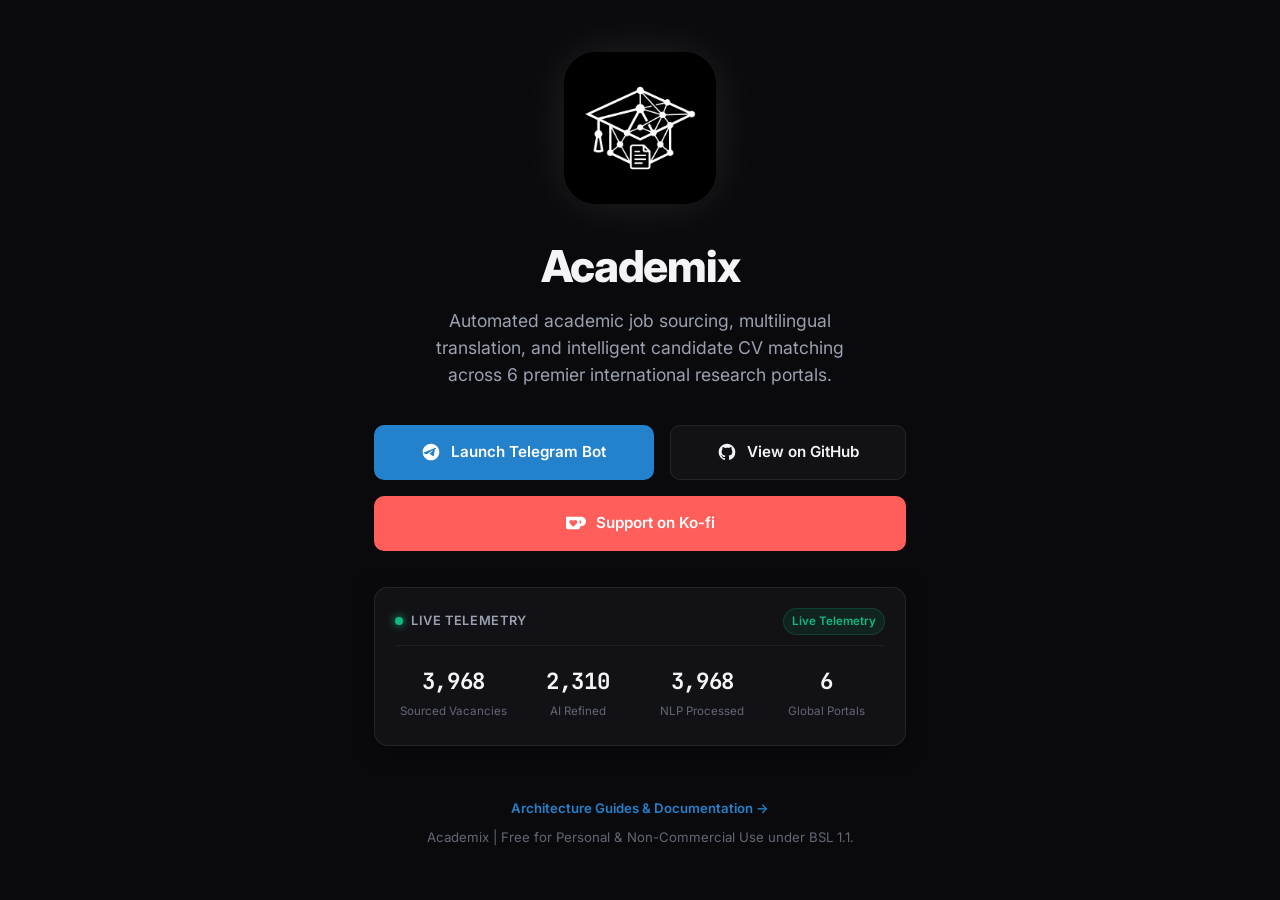
<file: docs/index.html>
<!DOCTYPE html>
<html lang="en" prefix="og: https://ogp.me/ns#">

<head>
  <meta charset="UTF-8">
  <meta name="viewport" content="width=device-width, initial-scale=1.0">
  
  <!-- Primary Search Engine Meta Tags -->
  <title>Academix — Automated Academic Job Sourcing, Translation & CV Matching</title>
  <meta name="title" content="Academix — Automated Academic Job Sourcing, Translation & CV Matching">
  <meta name="description"
    content="Automated academic job sourcing, metadata refinement, and CV matching platform. Aggregates PhD and Postdoc listings across 6 portals with local NLLB-200 translation and semantic matching.">
  <meta name="keywords"
    content="academic job tracker, phd job crawler, postdoc job search, euraxess scraper, academictransfer, nature careers scraper, researchgate jobs, cv parsing academia, academic matching algorithm, nllb 200 translation, ollama academic metadata, self hosted academic job board">
  <meta name="author" content="drLacheheb">
  <meta name="robots" content="index, follow, max-image-preview:large, max-snippet:-1, max-video-preview:-1">
  <meta name="googlebot" content="index, follow, max-snippet:-1, max-image-preview:large, max-video-preview:-1">
  <meta name="bingbot" content="index, follow, max-snippet:-1, max-image-preview:large, max-video-preview:-1">
  <meta name="theme-color" content="#0a0a0c">
  <link rel="canonical" href="https://drLacheheb.github.io/academix/">

  <!-- Favicons -->
  <link rel="icon" type="image/png" href="assets/logo.png">
  <link rel="apple-touch-icon" href="assets/logo.png">

  <!-- Open Graph / Facebook / LinkedIn / Discord -->
  <meta property="og:type" content="website">
  <meta property="og:url" content="https://drLacheheb.github.io/academix/">
  <meta property="og:title" content="Academix — Automated Academic Job Sourcing & Intelligent CV Matching">
  <meta property="og:description"
    content="Discover PhD, Postdoc, and Research positions across 6 European & global portals with local NLLB-200 translation, structured LLM extraction, and semantic vector matching.">
  <meta property="og:image" content="https://drLacheheb.github.io/academix/assets/logo.png">
  <meta property="og:image:alt" content="Academix - Academic Job Sourcing & CV Matching Logo">
  <meta property="og:site_name" content="Academix">
  <meta property="og:locale" content="en_US">

  <!-- Twitter Card -->
  <meta name="twitter:card" content="summary_large_image">
  <meta name="twitter:url" content="https://drLacheheb.github.io/academix/">
  <meta name="twitter:title" content="Academix — Automated Academic Job Sourcing & CV Matching">
  <meta name="twitter:description"
    content="Automated academic job aggregation across 6 portals with local AI translation and intelligent CV matching.">
  <meta name="twitter:image" content="https://drLacheheb.github.io/academix/assets/logo.png">

  <!-- JSON-LD Multi-Entity Structured Data (SoftwareApplication + FAQPage) -->
  <script type="application/ld+json">
  {
    "@context": "https://schema.org",
    "@graph": [
      {
        "@type": "SoftwareApplication",
        "@id": "https://drLacheheb.github.io/academix/#software",
        "name": "Academix",
        "alternateName": ["Academix Sourcing", "Academix Academic Matcher", "Academix Telegram Bot"],
        "headline": "Automated Academic Job Sourcing, Translation & Candidate CV Matching",
        "operatingSystem": "Linux, macOS, Windows, Docker",
        "applicationCategory": "BusinessApplication, EducationalApplication, ProductivityApplication",
        "offers": {
          "@type": "Offer",
          "price": "0",
          "priceCurrency": "USD"
        },
        "description": "Academix is an open-source, self-hosted academic recruiting and sourcing pipeline. It automatically discovers and aggregates PhD, postdoc, and faculty openings from 6 premier platforms, translates multilingual descriptions using local NLLB-200 CTranslate2 models, extracts structured competencies with Ollama and Instructor, and matches candidate CVs using hierarchical degree gating and asymmetric vector similarity pooling.",
        "url": "https://drLacheheb.github.io/academix/",
        "image": "https://drLacheheb.github.io/academix/assets/logo.png",
        "softwareVersion": "1.0.0",
        "author": {
          "@type": "Person",
          "name": "drLacheheb",
          "url": "https://github.com/drLacheheb"
        },
        "keywords": "academic job board, phd recruitment, postdoc crawler, euraxess scraper, academictransfer, cv matching, nllb 200 translation, nomic embeddings, self hosted academic platform",
        "featureList": [
          "Automated full-scroll crawling across 6 academic portals (EURAXESS, AcademicTransfer, ABG, Nature Careers, ResearchGate, EuroScienceJobs)",
          "Local Neural Machine Translation with CTranslate2 NLLB-200 and Sentencex segmentation",
          "Structured research profile extraction using Ollama LLMs and Instructor",
          "Multi-vector semantic similarity using nomic-embed-text-v1.5",
          "Hierarchical degree level eligibility verification (PhD >= Master >= Bachelor)",
          "Semantic degree field compatibility gating (0.71 cosine threshold)",
          "Asymmetric Max-Dominance score pooling (0.70 * max + 0.30 * min)",
          "Automated natural language match reason explanations for candidates",
          "Telegram Bot for candidate onboarding, CV PDF upload, and instant notifications"
        ]
      },
      {
        "@type": "FAQPage",
        "@id": "https://drLacheheb.github.io/academix/#faq",
        "mainEntity": [
          {
            "@type": "Question",
            "name": "What is Academix?",
            "acceptedAnswer": {
              "@type": "Answer",
              "text": "Academix is an automated, self-hosted platform that aggregates academic job offers (PhDs, postdocs, faculty roles) from major international portals, translates them locally, extracts structured requirements with local LLMs, and matches them to candidate research profiles."
            }
          },
          {
            "@type": "Question",
            "name": "Which job boards does Academix support?",
            "acceptedAnswer": {
              "@type": "Answer",
              "text": "Academix connects to EURAXESS, AcademicTransfer, Association Bernard Gregory (ABG), Nature Careers, ResearchGate, and EuroScienceJobs, covering over 20,000 active academic listings across Europe and globally."
            }
          },
          {
            "@type": "Question",
            "name": "How does the Academix matching algorithm work?",
            "acceptedAnswer": {
              "@type": "Answer",
              "text": "The matching engine uses a four-step funnel: 1) Hierarchical degree verification, 2) Semantic degree field compatibility check (0.71 cosine threshold), 3) Pre-computed skill and research embedding dot products, and 4) Asymmetric Max-Dominance pooling (0.70 * max + 0.30 * min) with LLM-generated match explanations."
            }
          },
          {
            "@type": "Question",
            "name": "How does Academix handle non-English listings?",
            "acceptedAnswer": {
              "@type": "Answer",
              "text": "Academix includes a local CTranslate2 NLLB-200 engine that splits listings into paragraphs and sentences, detects languages with Lingua in sub-milliseconds, and translates French, German, Dutch, and other languages to English while preserving markdown formatting."
            }
          }
        ]
      }
    ]
  }
  </script>

  <!-- Performance & Typography Preconnect -->
  <link rel="dns-prefetch" href="https://fonts.googleapis.com">
  <link rel="dns-prefetch" href="https://fonts.gstatic.com">
  <link rel="preconnect" href="https://fonts.googleapis.com">
  <link rel="preconnect" href="https://fonts.gstatic.com" crossorigin>
  <link
    href="https://fonts.googleapis.com/css2?family=Inter:wght@400;500;600;700;800&family=JetBrains+Mono:wght@400;500;600&display=swap"
    rel="stylesheet">
  <link rel="stylesheet" href="style.css">
</head>

<body>

  <div class="page-wrapper">
    <main class="hero">
      <div class="logo-wrapper">
        <img src="assets/logo.png" alt="Academix Logo - Automated Academic Job Sourcing & Matching" class="hero-logo" width="108" height="108">
      </div>

      <h1>Academix</h1>
      <p class="subtitle">
        Automated academic job sourcing, multilingual translation, and intelligent candidate CV matching across 6 premier international research portals.
      </p>

      <div class="cta-group">
        <a href="https://t.me/AcadamixBot" class="btn btn-primary" target="_blank" rel="noopener noreferrer" aria-label="Start with Academix Telegram Bot">
          <svg width="20" height="20" viewBox="0 0 24 24" fill="currentColor" aria-hidden="true">
            <path
              d="M12 2C6.48 2 2 6.48 2 12s4.48 10 10 10 10-4.48 10-10S17.52 2 12 2zm4.64 6.8c-.15 1.58-.8 5.42-1.13 7.19-.14.75-.42 1-.68 1.03-.58.05-1.02-.38-1.58-.75-.88-.58-1.38-.94-2.23-1.5-.99-.65-.35-1.01.22-1.59.15-.15 2.71-2.48 2.76-2.69.01-.03.01-.14-.07-.19-.08-.05-.19-.02-.27 0-.12.03-1.99 1.27-5.62 3.72-.53.36-1.01.54-1.44.53-.47-.01-1.38-.27-2.05-.49-.83-.27-1.49-.42-1.43-.88.03-.24.37-.49 1.02-.75 3.99-1.74 6.66-2.88 8.01-3.44 3.81-1.59 4.6-1.87 5.12-1.88.11 0 .37.03.54.17.14.12.18.28.2.45-.02.07-.02.13-.03.22z" />
          </svg>
          <span>Launch Telegram Bot</span>
        </a>

        <a href="https://github.com/drLacheheb/academix" class="btn btn-secondary" target="_blank"
          rel="noopener noreferrer" aria-label="View Academix Open Source Repository on GitHub">
          <svg width="20" height="20" viewBox="0 0 24 24" fill="currentColor" aria-hidden="true">
            <path fill-rule="evenodd" clip-rule="evenodd"
              d="M12 2C6.477 2 2 6.484 2 12.017c0 4.425 2.865 8.18 6.839 9.504.5.092.682-.217.682-.483 0-.237-.008-.868-.013-1.703-2.782.605-3.369-1.343-3.369-1.343-.454-1.158-1.11-1.466-1.11-1.466-.908-.62.069-.608.069-.608 1.003.07 1.53 1.032 1.53 1.032.892 1.53 2.341 1.088 2.91.832.092-.647.35-1.088.636-1.338-2.22-.253-4.555-1.113-4.555-4.951 0-1.093.39-1.988 1.029-2.688-.103-.253-.446-1.272.098-2.65 0 0 .84-.27 2.75 1.026A9.564 9.564 0 0112 6.844c.85.004 1.705.115 2.504.337 1.909-1.296 2.747-1.027 2.747-1.027.546 1.379.202 2.398.1 2.651.64.7 1.028 1.595 1.028 2.688 0 3.848-2.339 4.695-4.566 4.943.359.309.678.92.678 1.855 0 1.338-.012 2.419-.012 2.747 0 .268.18.58.688.482A10.019 10.019 0 0022 12.017C22 6.484 17.522 2 12 2z" />
          </svg>
          <span>View on GitHub</span>
        </a>

        <a href="https://ko-fi.com/drlacheheb" class="btn btn-kofi" target="_blank"
          rel="noopener noreferrer" aria-label="Support Academix on Ko-fi">
          <svg width="20" height="20" viewBox="0 0 24 24" fill="currentColor" aria-hidden="true">
            <path d="M23.881 8.948c-.773-4.085-4.859-4.593-4.859-4.593H.723c-.604 0-.679.798-.679.798s-.082 7.324-.022 11.822c.164 2.424 2.586 2.672 2.586 2.672s8.267-.023 11.966-.049c2.438-.426 2.683-2.566 2.658-3.734 4.352.24 7.422-2.831 6.649-6.916zm-11.062 3.511c-1.246 1.453-4.047 3.977-4.047 3.977s-2.793-2.516-4.043-3.977c-1.458-1.706-.525-4.086 1.541-4.086 1.41 0 2.502 1.053 2.502 1.053s1.093-1.053 2.508-1.053c2.063 0 2.994 2.38 1.539 4.086zm5.836-1.583c-.496 2.05-2.261 2.308-2.261 2.308v-4.63s1.765.272 2.261 2.322z"/>
          </svg>
          <span>Support on Ko-fi</span>
        </a>
      </div>

      <!-- Live Telemetry Widget -->
      <section class="telemetry-card" aria-label="Real-time Platform Statistics">
        <div class="telemetry-header">
          <span class="pulse-indicator" aria-hidden="true"></span>
          <span class="telemetry-title">Live Telemetry</span>
          <span class="telemetry-badge" id="telemetry-status">Connecting...</span>
        </div>
        <div class="telemetry-grid">
          <div class="telemetry-item">
            <span class="telemetry-value" id="stat-total-jobs">3,968</span>
            <span class="telemetry-label">Sourced Vacancies</span>
          </div>
          <div class="telemetry-item">
            <span class="telemetry-value" id="stat-refined-jobs">2,310</span>
            <span class="telemetry-label">AI Refined</span>
          </div>
          <div class="telemetry-item">
            <span class="telemetry-value" id="stat-translated-jobs">3,968</span>
            <span class="telemetry-label">NLP Processed</span>
          </div>
          <div class="telemetry-item">
            <span class="telemetry-value" id="stat-active-portals">6</span>
            <span class="telemetry-label">Global Portals</span>
          </div>
        </div>
      </section>
    </main>

    <footer>
      <p style="margin-bottom: 0.5rem;"><a href="blog/">Architecture Guides & Documentation &rarr;</a></p>
      <p>Academix | Free for Personal & Non-Commercial Use under BSL 1.1.</p>
    </footer>
  </div>

  <script>
    (function () {
      async function fetchLiveStats() {
        try {
          const res = await fetch("https://academix-production-1c37.up.railway.app/status");
          if (res.ok) {
            const data = await res.json();
            if (data.total_jobs !== undefined) {
              document.getElementById("stat-total-jobs").textContent = Number(data.total_jobs).toLocaleString();
            }
            if (data.completed_refinement !== undefined) {
              document.getElementById("stat-refined-jobs").textContent = Number(data.completed_refinement).toLocaleString();
            }
            const totalTrans = (data.completed_translation || 0) + (data.skipped_translation || 0);
            if (totalTrans > 0) {
              document.getElementById("stat-translated-jobs").textContent = Number(totalTrans).toLocaleString();
            }
            document.getElementById("telemetry-status").textContent = "Operational • 100%";
          }
        } catch (err) {
          document.getElementById("telemetry-status").textContent = "Live Telemetry";
        }
      }
      fetchLiveStats();
    })();
  </script>
</body>

</html>
</file>
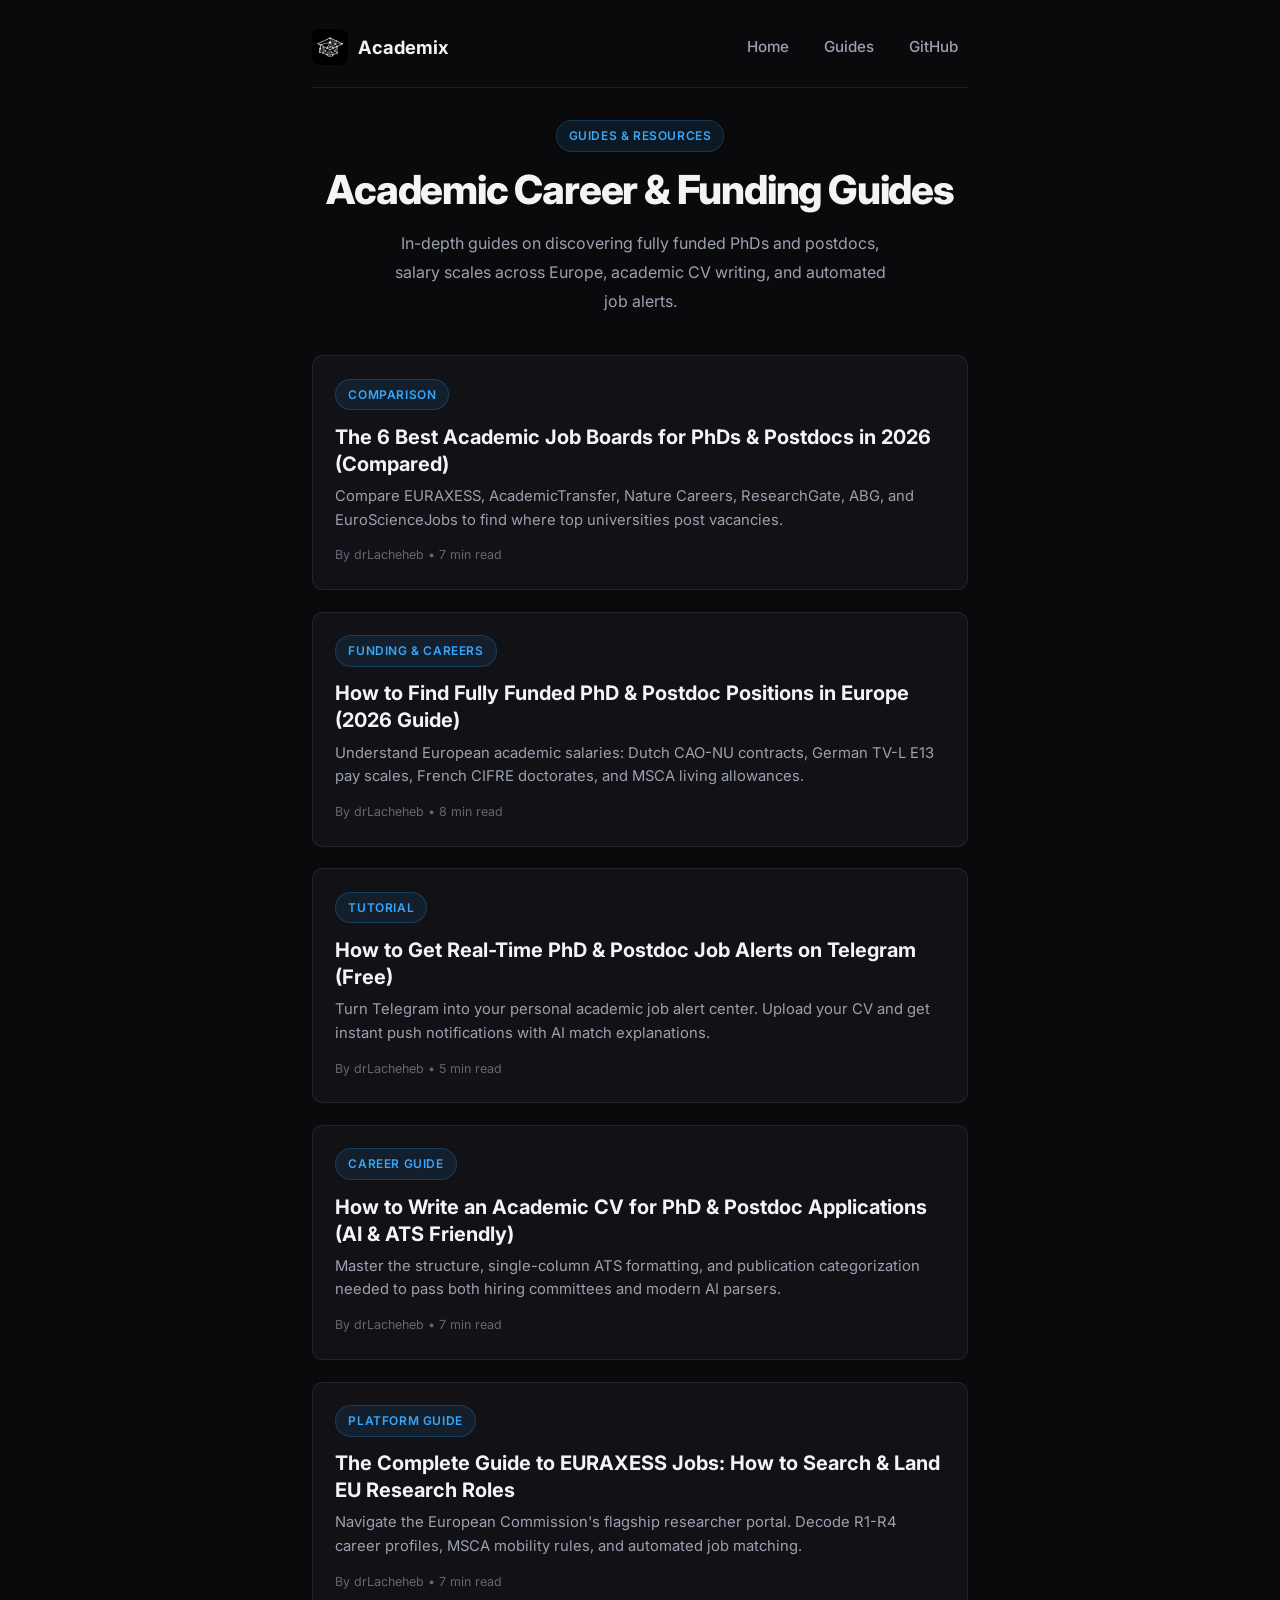
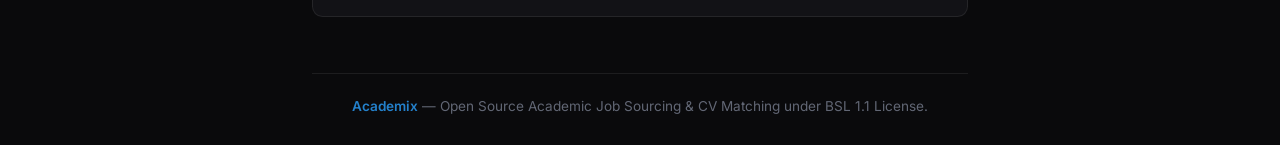
<file: docs/blog/index.html>
<!DOCTYPE html>
<html lang="en" prefix="og: https://ogp.me/ns#">

<head>
  <meta charset="UTF-8">
  <meta name="viewport" content="width=device-width, initial-scale=1.0">

  <!-- Primary Meta Tags -->
  <title>Academic Careers, Funding & Job Search Guides — Academix Blog</title>
  <meta name="title" content="Academic Careers, Funding & Job Search Guides — Academix Blog">
  <meta name="description"
    content="Authoritative guides on finding fully funded PhD & Postdoc positions in Europe, comparing academic job boards, academic CV writing, and getting real-time alerts.">
  <meta name="keywords"
    content="academic job boards guide, fully funded phd europe, euraxess jobs guide, academic cv format, postdoc salary europe, academix blog">
  <meta name="author" content="drLacheheb">
  <meta name="robots" content="index, follow, max-image-preview:large, max-snippet:-1, max-video-preview:-1">
  <link rel="canonical" href="https://drLacheheb.github.io/academix/blog/">

  <!-- Favicons -->
  <link rel="icon" type="image/png" href="../assets/logo.png">
  <link rel="apple-touch-icon" href="../assets/logo.png">

  <!-- Open Graph -->
  <meta property="og:type" content="website">
  <meta property="og:url" content="https://drLacheheb.github.io/academix/blog/">
  <meta property="og:title" content="Academic Careers, Funding & Job Search Guides — Academix Blog">
  <meta property="og:description"
    content="Authoritative guides on finding funded PhD & Postdoc positions in Europe, comparing academic job boards, and CV preparation.">
  <meta property="og:image" content="https://drLacheheb.github.io/academix/assets/logo.png">
  <meta property="og:site_name" content="Academix">

  <!-- Twitter Card -->
  <meta name="twitter:card" content="summary_large_image">
  <meta name="twitter:url" content="https://drLacheheb.github.io/academix/blog/">
  <meta name="twitter:title" content="Academic Careers & Job Search Guides — Academix">
  <meta name="twitter:description"
    content="Authoritative guides on finding funded PhD & Postdoc positions in Europe, comparing academic job boards, and CV preparation.">
  <meta name="twitter:image" content="https://drLacheheb.github.io/academix/assets/logo.png">

  <!-- Schema.org JSON-LD Structured Data -->
  <script type="application/ld+json">
  {
    "@context": "https://schema.org",
    "@type": "CollectionPage",
    "@id": "https://drLacheheb.github.io/academix/blog/#hub",
    "name": "Academix Guides & Blog",
    "description": "Comprehensive resources for researchers seeking fully funded PhD and Postdoc positions across Europe and globally.",
    "url": "https://drLacheheb.github.io/academix/blog/",
    "publisher": {
      "@type": "Organization",
      "name": "Academix",
      "logo": {
        "@type": "ImageObject",
        "url": "https://drLacheheb.github.io/academix/assets/logo.png"
      }
    }
  }
  </script>

  <!-- Typography & Styles -->
  <link rel="preconnect" href="https://fonts.googleapis.com">
  <link rel="preconnect" href="https://fonts.gstatic.com" crossorigin>
  <link
    href="https://fonts.googleapis.com/css2?family=Inter:wght@400;500;600;700;800&family=JetBrains+Mono:wght@400;500;600&display=swap"
    rel="stylesheet">
  <link rel="stylesheet" href="style.css">
</head>

<body>

  <div class="blog-wrapper">
    <nav class="blog-nav">
      <a href="../" class="nav-brand">
        <img src="../assets/logo.png" alt="Academix Logo" class="nav-logo" width="32" height="32">
        <span>Academix</span>
      </a>
      <div class="nav-links">
        <a href="../" class="nav-link">Home</a>
        <a href="./" class="nav-link">Guides</a>
        <a href="https://github.com/drLacheheb/academix" class="nav-link" target="_blank" rel="noopener">GitHub</a>
      </div>
    </nav>

    <main>
      <header class="article-header" style="text-align: center;">
        <span class="badge">Guides & Resources</span>
        <h1 class="article-title">Academic Career & Funding Guides</h1>
        <p style="color: var(--text-secondary); max-width: 32rem; margin: 0 auto;">
          In-depth guides on discovering fully funded PhDs and postdocs, salary scales across Europe, academic CV writing, and automated job alerts.
        </p>
      </header>

      <div class="posts-grid">
        <a href="best-academic-job-boards/" class="post-card">
          <span class="badge">Comparison</span>
          <h2 class="post-card-title">The 6 Best Academic Job Boards for PhDs & Postdocs in 2026 (Compared)</h2>
          <p class="post-card-desc">
            Compare EURAXESS, AcademicTransfer, Nature Careers, ResearchGate, ABG, and EuroScienceJobs to find where top universities post vacancies.
          </p>
          <div class="post-card-meta">By drLacheheb • 7 min read</div>
        </a>

        <a href="find-fully-funded-phd-europe/" class="post-card">
          <span class="badge">Funding & Careers</span>
          <h2 class="post-card-title">How to Find Fully Funded PhD & Postdoc Positions in Europe (2026 Guide)</h2>
          <p class="post-card-desc">
            Understand European academic salaries: Dutch CAO-NU contracts, German TV-L E13 pay scales, French CIFRE doctorates, and MSCA living allowances.
          </p>
          <div class="post-card-meta">By drLacheheb • 8 min read</div>
        </a>

        <a href="telegram-phd-postdoc-alerts/" class="post-card">
          <span class="badge">Tutorial</span>
          <h2 class="post-card-title">How to Get Real-Time PhD & Postdoc Job Alerts on Telegram (Free)</h2>
          <p class="post-card-desc">
            Turn Telegram into your personal academic job alert center. Upload your CV and get instant push notifications with AI match explanations.
          </p>
          <div class="post-card-meta">By drLacheheb • 5 min read</div>
        </a>

        <a href="academic-cv-for-phd-postdoc/" class="post-card">
          <span class="badge">Career Guide</span>
          <h2 class="post-card-title">How to Write an Academic CV for PhD & Postdoc Applications (AI & ATS Friendly)</h2>
          <p class="post-card-desc">
            Master the structure, single-column ATS formatting, and publication categorization needed to pass both hiring committees and modern AI parsers.
          </p>
          <div class="post-card-meta">By drLacheheb • 7 min read</div>
        </a>

        <a href="euraxess-jobs-guide/" class="post-card">
          <span class="badge">Platform Guide</span>
          <h2 class="post-card-title">The Complete Guide to EURAXESS Jobs: How to Search & Land EU Research Roles</h2>
          <p class="post-card-desc">
            Navigate the European Commission's flagship researcher portal. Decode R1-R4 career profiles, MSCA mobility rules, and automated job matching.
          </p>
          <div class="post-card-meta">By drLacheheb • 7 min read</div>
        </a>
      </div>
    </main>

    <footer>
      <p><a href="../">Academix</a> — Open Source Academic Job Sourcing & CV Matching under BSL 1.1 License.</p>
    </footer>
  </div>

</body>

</html>
</file>
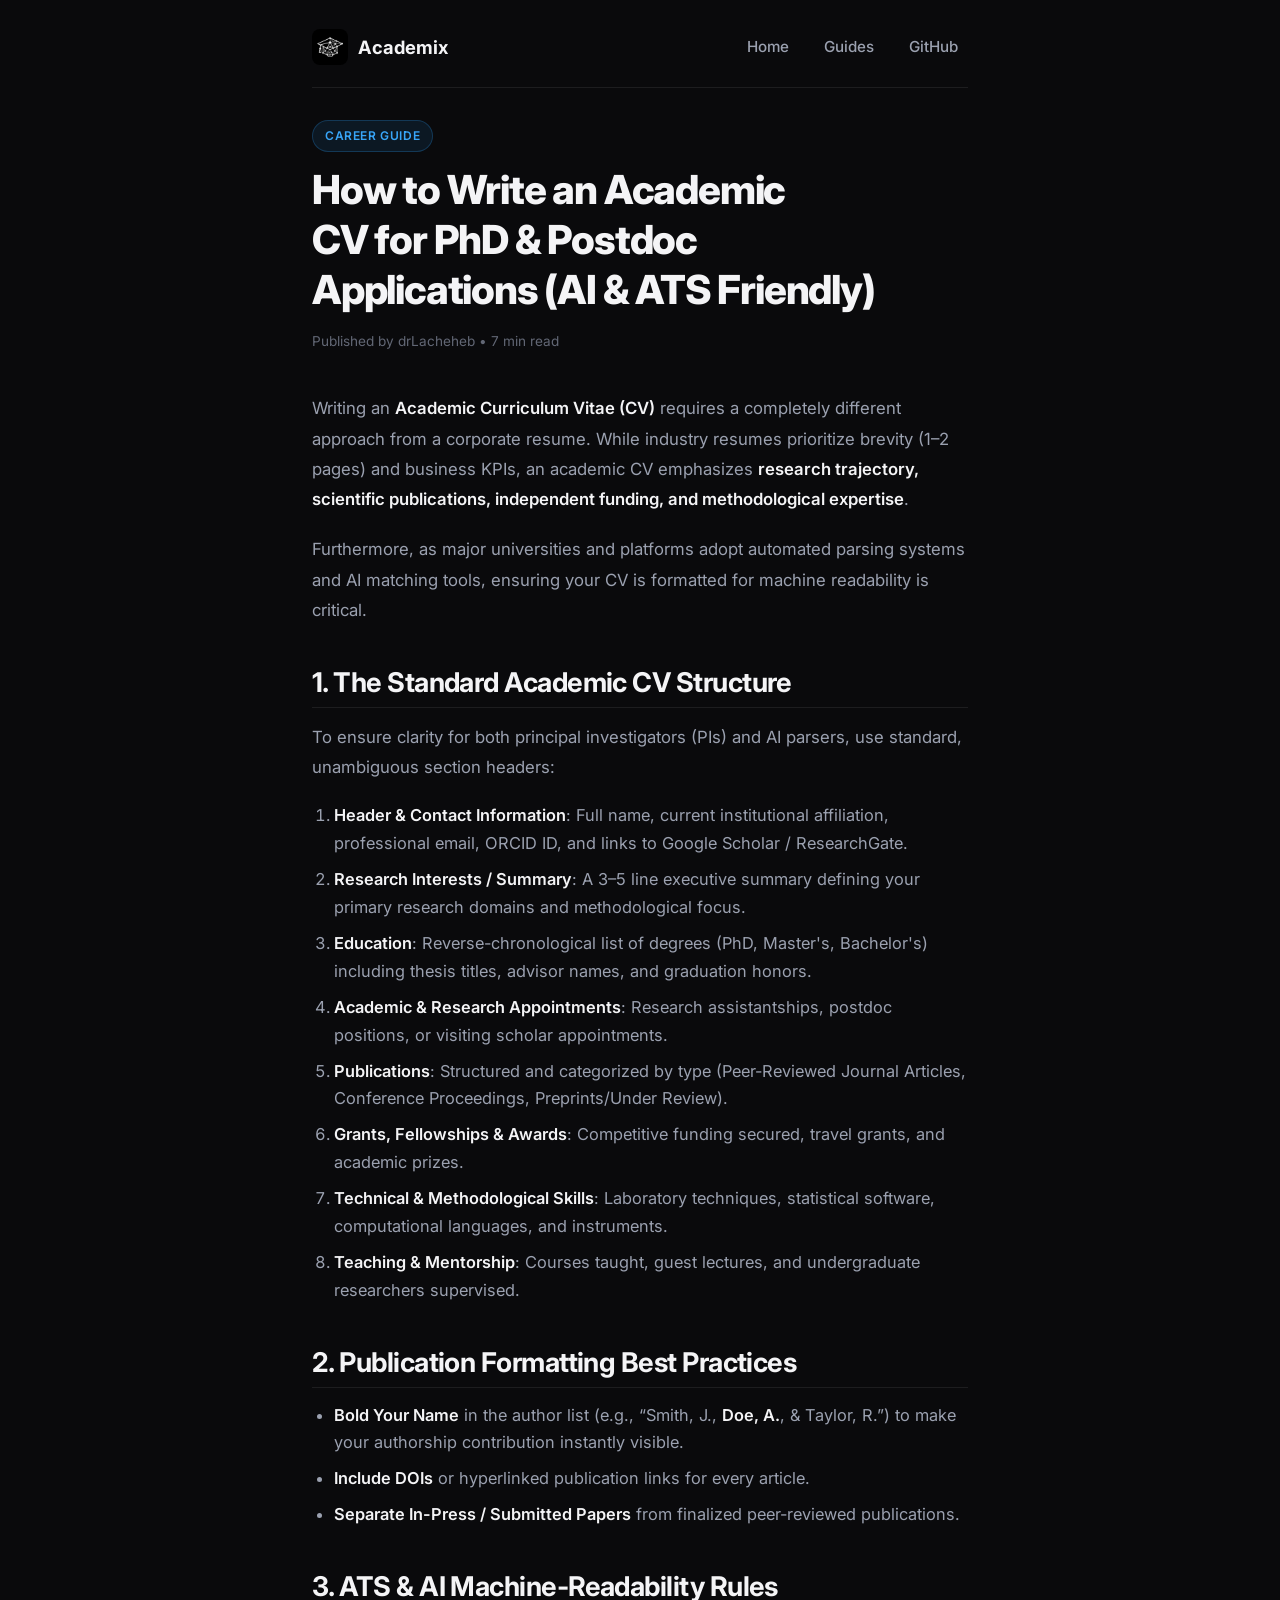
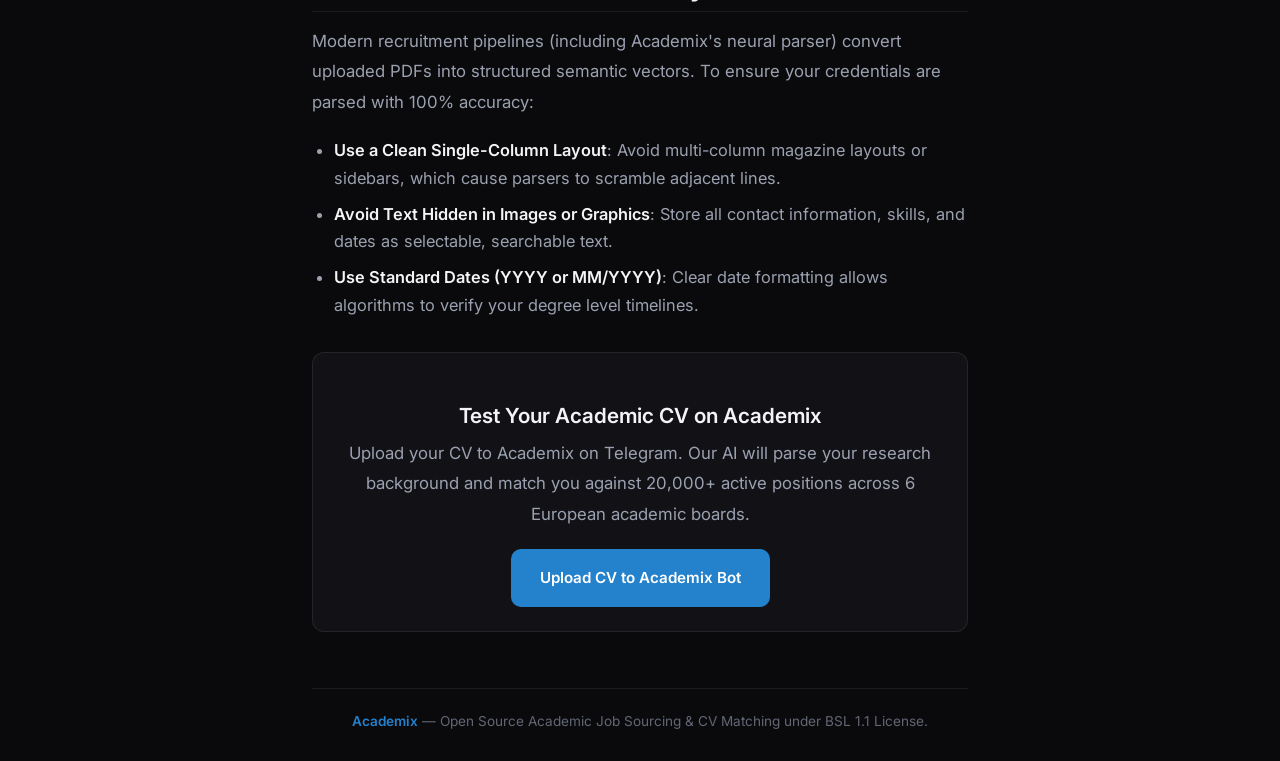
<file: docs/blog/academic-cv-for-phd-postdoc/index.html>
<!DOCTYPE html>
<html lang="en" prefix="og: https://ogp.me/ns#">

<head>
  <meta charset="UTF-8">
  <meta name="viewport" content="width=device-width, initial-scale=1.0">

  <!-- Primary Meta Tags -->
  <title>How to Write an Academic CV for PhD & Postdoc Applications (AI & ATS Friendly) — Academix</title>
  <meta name="title" content="How to Write an Academic CV for PhD & Postdoc Applications (AI & ATS Friendly) — Academix">
  <meta name="description"
    content="A step-by-step guide to writing an academic CV for PhD and Postdoc applications. Learn single-column ATS formatting, publication structuring, and how AI vector matching tools parse research profiles.">
  <meta name="keywords"
    content="academic cv format phd, postdoc cv template, ats friendly academic cv, how to write academic curriculum vitae, research statement postdoc, publication section academic cv, ai cv parsing academia">
  <meta name="author" content="drLacheheb">
  <meta name="robots" content="index, follow, max-image-preview:large, max-snippet:-1, max-video-preview:-1">
  <link rel="canonical" href="https://drLacheheb.github.io/academix/blog/academic-cv-for-phd-postdoc/">

  <!-- Favicons -->
  <link rel="icon" type="image/png" href="../../assets/logo.png">
  <link rel="apple-touch-icon" href="../../assets/logo.png">

  <!-- Open Graph -->
  <meta property="og:type" content="article">
  <meta property="og:url" content="https://drLacheheb.github.io/academix/blog/academic-cv-for-phd-postdoc/">
  <meta property="og:title" content="How to Write an Academic CV for PhD & Postdoc Applications (AI & ATS Friendly)">
  <meta property="og:description"
    content="Master the structure, publication formatting, and keyword strategies needed to pass both academic hiring committees and modern AI parsers.">
  <meta property="og:image" content="https://drLacheheb.github.io/academix/assets/logo.png">
  <meta property="og:site_name" content="Academix">

  <!-- Twitter Card -->
  <meta name="twitter:card" content="summary_large_image">
  <meta name="twitter:url" content="https://drLacheheb.github.io/academix/blog/academic-cv-for-phd-postdoc/">
  <meta name="twitter:title" content="How to Write an Academic CV for PhD & Postdoc Applications">
  <meta name="twitter:description"
    content="Master academic CV structure, publication formatting, and AI parser optimization.">
  <meta name="twitter:image" content="https://drLacheheb.github.io/academix/assets/logo.png">

  <!-- Schema.org JSON-LD Structured Data -->
  <script type="application/ld+json">
  {
    "@context": "https://schema.org",
    "@graph": [
      {
        "@type": "TechArticle",
        "@id": "https://drLacheheb.github.io/academix/blog/academic-cv-for-phd-postdoc/#article",
        "headline": "How to Write an Academic CV for PhD & Postdoc Applications (AI & ATS Friendly)",
        "description": "Comprehensive recommendations on academic curriculum vitae structure, publication categorization, research statement alignment, and machine readability.",
        "image": "https://drLacheheb.github.io/academix/assets/logo.png",
        "datePublished": "2026-08-24T00:00:00+00:00",
        "dateModified": "2026-08-24T00:00:00+00:00",
        "author": {
          "@type": "Person",
          "name": "drLacheheb",
          "url": "https://github.com/drLacheheb"
        },
        "publisher": {
          "@type": "Organization",
          "name": "Academix",
          "logo": {
            "@type": "ImageObject",
            "url": "https://drLacheheb.github.io/academix/assets/logo.png"
          }
        },
        "mainEntityOfPage": "https://drLacheheb.github.io/academix/blog/academic-cv-for-phd-postdoc/"
      },
      {
        "@type": "FAQPage",
        "@id": "https://drLacheheb.github.io/academix/blog/academic-cv-for-phd-postdoc/#faq",
        "mainEntity": [
          {
            "@type": "Question",
            "name": "How long should an academic CV be?",
            "acceptedAnswer": {
              "@type": "Answer",
              "text": "Unlike 1-page industry resumes, an academic CV has no strict page limit. For Master's graduates and early postdocs, 2 to 4 pages is typical to thoroughly detail publications, research projects, grants, and teaching experience."
            }
          },
          {
            "@type": "Question",
            "name": "Why avoid multi-column tables in academic CVs?",
            "acceptedAnswer": {
              "@type": "Answer",
              "text": "Applicant Tracking Systems (ATS) and AI vector parsers read text sequentially. Multi-column tables or floating graphical sidebars frequently cause text lines from different sections to merge, corrupting your extracted qualifications."
            }
          }
        ]
      }
    ]
  }
  </script>

  <!-- Typography & Styles -->
  <link rel="preconnect" href="https://fonts.googleapis.com">
  <link rel="preconnect" href="https://fonts.gstatic.com" crossorigin>
  <link
    href="https://fonts.googleapis.com/css2?family=Inter:wght@400;500;600;700;800&family=JetBrains+Mono:wght@400;500;600&display=swap"
    rel="stylesheet">
  <link rel="stylesheet" href="../style.css">
</head>

<body>

  <div class="blog-wrapper">
    <nav class="blog-nav">
      <a href="../../" class="nav-brand">
        <img src="../../assets/logo.png" alt="Academix Logo" class="nav-logo" width="32" height="32">
        <span>Academix</span>
      </a>
      <div class="nav-links">
        <a href="../../" class="nav-link">Home</a>
        <a href="../" class="nav-link">Guides</a>
        <a href="https://github.com/drLacheheb/academix" class="nav-link" target="_blank" rel="noopener">GitHub</a>
      </div>
    </nav>

    <main class="article-content">
      <header class="article-header">
        <span class="badge">Career Guide</span>
        <h1 class="article-title">How to Write an Academic CV for PhD & Postdoc Applications (AI & ATS Friendly)</h1>
        <div class="article-meta">Published by drLacheheb • 7 min read</div>
      </header>

      <p>
        Writing an <strong>Academic Curriculum Vitae (CV)</strong> requires a completely different approach from a corporate resume. While industry resumes prioritize brevity (1–2 pages) and business KPIs, an academic CV emphasizes <strong>research trajectory, scientific publications, independent funding, and methodological expertise</strong>.
      </p>
      <p>
        Furthermore, as major universities and platforms adopt automated parsing systems and AI matching tools, ensuring your CV is formatted for machine readability is critical.
      </p>

      <h2>1. The Standard Academic CV Structure</h2>
      <p>
        To ensure clarity for both principal investigators (PIs) and AI parsers, use standard, unambiguous section headers:
      </p>
      <ol>
        <li><strong>Header & Contact Information</strong>: Full name, current institutional affiliation, professional email, ORCID ID, and links to Google Scholar / ResearchGate.</li>
        <li><strong>Research Interests / Summary</strong>: A 3–5 line executive summary defining your primary research domains and methodological focus.</li>
        <li><strong>Education</strong>: Reverse-chronological list of degrees (PhD, Master's, Bachelor's) including thesis titles, advisor names, and graduation honors.</li>
        <li><strong>Academic & Research Appointments</strong>: Research assistantships, postdoc positions, or visiting scholar appointments.</li>
        <li><strong>Publications</strong>: Structured and categorized by type (Peer-Reviewed Journal Articles, Conference Proceedings, Preprints/Under Review).</li>
        <li><strong>Grants, Fellowships & Awards</strong>: Competitive funding secured, travel grants, and academic prizes.</li>
        <li><strong>Technical & Methodological Skills</strong>: Laboratory techniques, statistical software, computational languages, and instruments.</li>
        <li><strong>Teaching & Mentorship</strong>: Courses taught, guest lectures, and undergraduate researchers supervised.</li>
      </ol>

      <h2>2. Publication Formatting Best Practices</h2>
      <ul>
        <li><strong>Bold Your Name</strong> in the author list (e.g., &ldquo;Smith, J., <strong>Doe, A.</strong>, &amp; Taylor, R.&rdquo;) to make your authorship contribution instantly visible.</li>
        <li><strong>Include DOIs</strong> or hyperlinked publication links for every article.</li>
        <li><strong>Separate In-Press / Submitted Papers</strong> from finalized peer-reviewed publications.</li>
      </ul>

      <h2>3. ATS & AI Machine-Readability Rules</h2>
      <p>
        Modern recruitment pipelines (including Academix's neural parser) convert uploaded PDFs into structured semantic vectors. To ensure your credentials are parsed with 100% accuracy:
      </p>
      <ul>
        <li><strong>Use a Clean Single-Column Layout</strong>: Avoid multi-column magazine layouts or sidebars, which cause parsers to scramble adjacent lines.</li>
        <li><strong>Avoid Text Hidden in Images or Graphics</strong>: Store all contact information, skills, and dates as selectable, searchable text.</li>
        <li><strong>Use Standard Dates (YYYY or MM/YYYY)</strong>: Clear date formatting allows algorithms to verify your degree level timelines.</li>
      </ul>

      <div style="background: var(--bg-card); padding: 1.5rem; border-radius: 0.75rem; border: 1px solid var(--border-color); margin: 2rem 0; text-align: center;">
        <h3 style="margin-bottom: 0.5rem;">Test Your Academic CV on Academix</h3>
        <p style="color: var(--text-secondary); margin-bottom: 1.25rem;">
          Upload your CV to Academix on Telegram. Our AI will parse your research background and match you against 20,000+ active positions across 6 European academic boards.
        </p>
        <a href="https://t.me/AcadamixBot" class="btn btn-primary" target="_blank" rel="noopener">
          <span>Upload CV to Academix Bot</span>
        </a>
      </div>
    </main>

    <footer>
      <p><a href="../../">Academix</a> — Open Source Academic Job Sourcing & CV Matching under BSL 1.1 License.</p>
    </footer>
  </div>

</body>

</html>
</file>
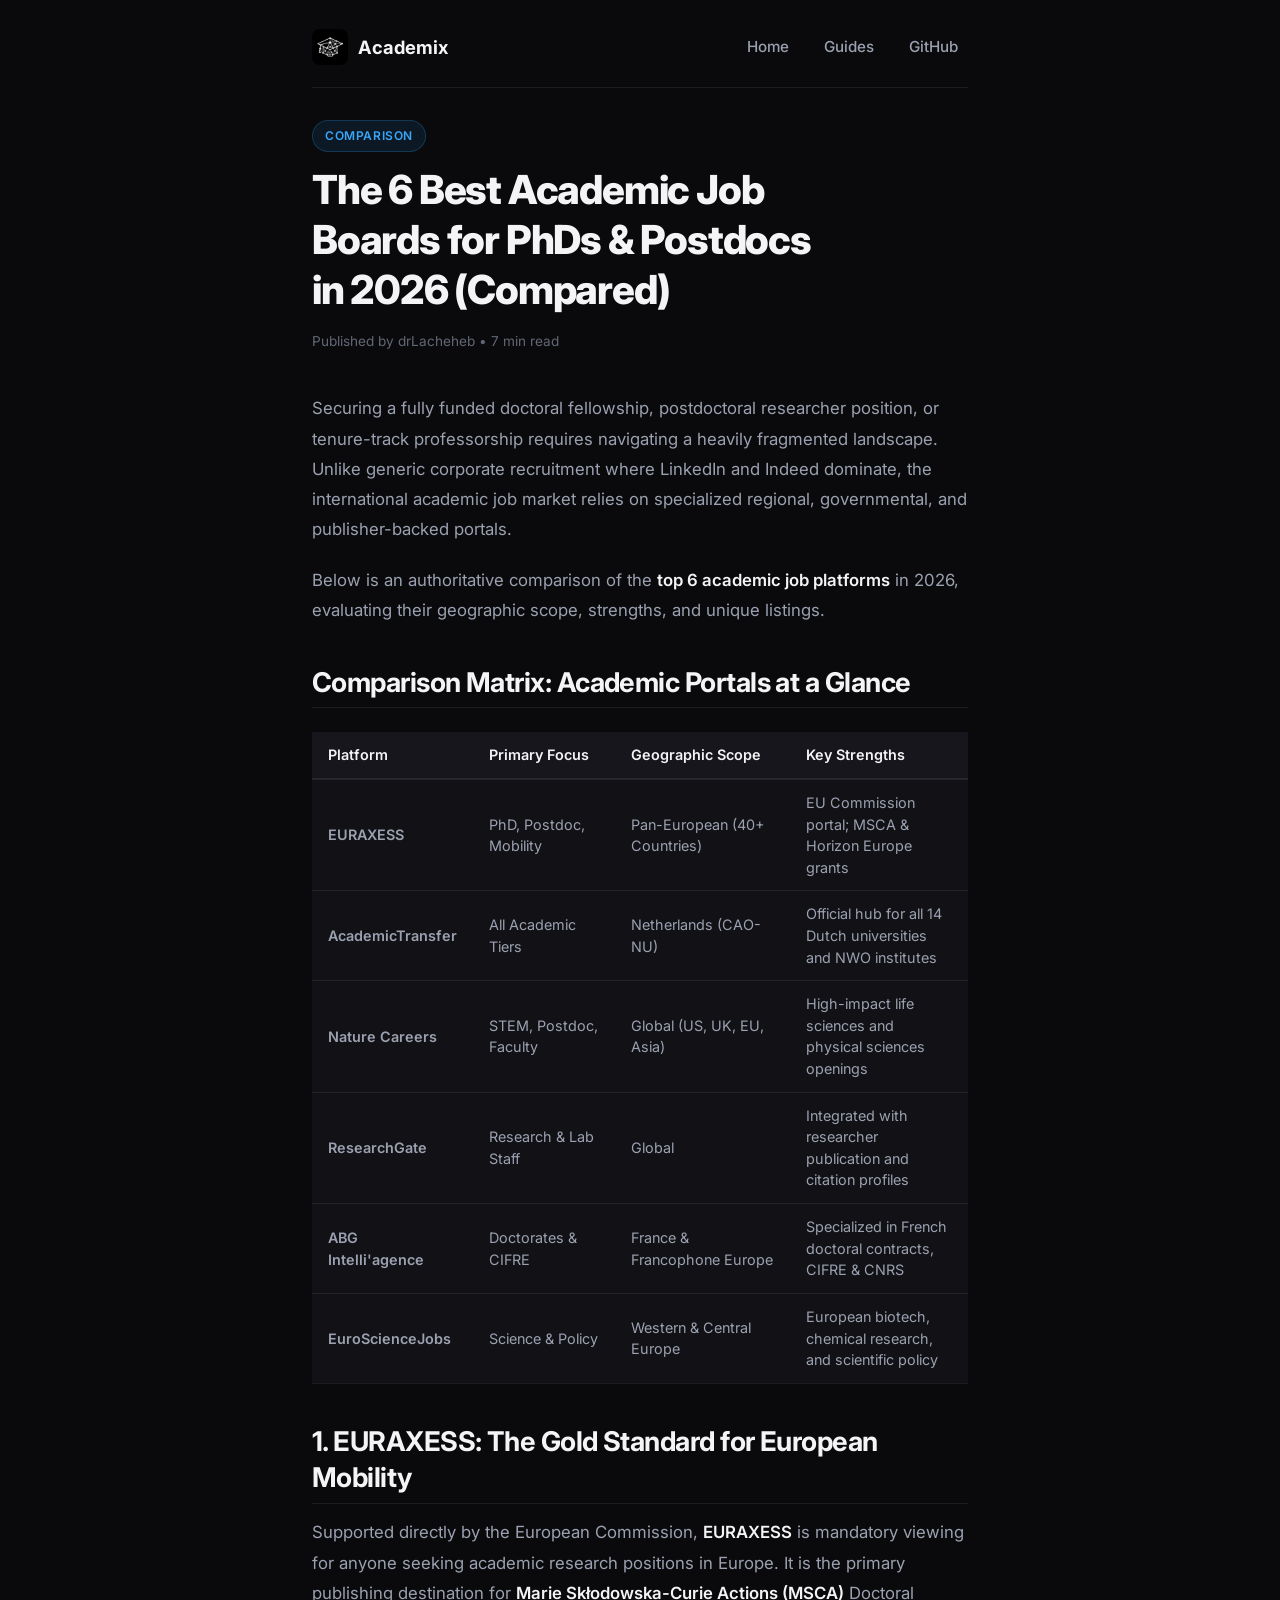
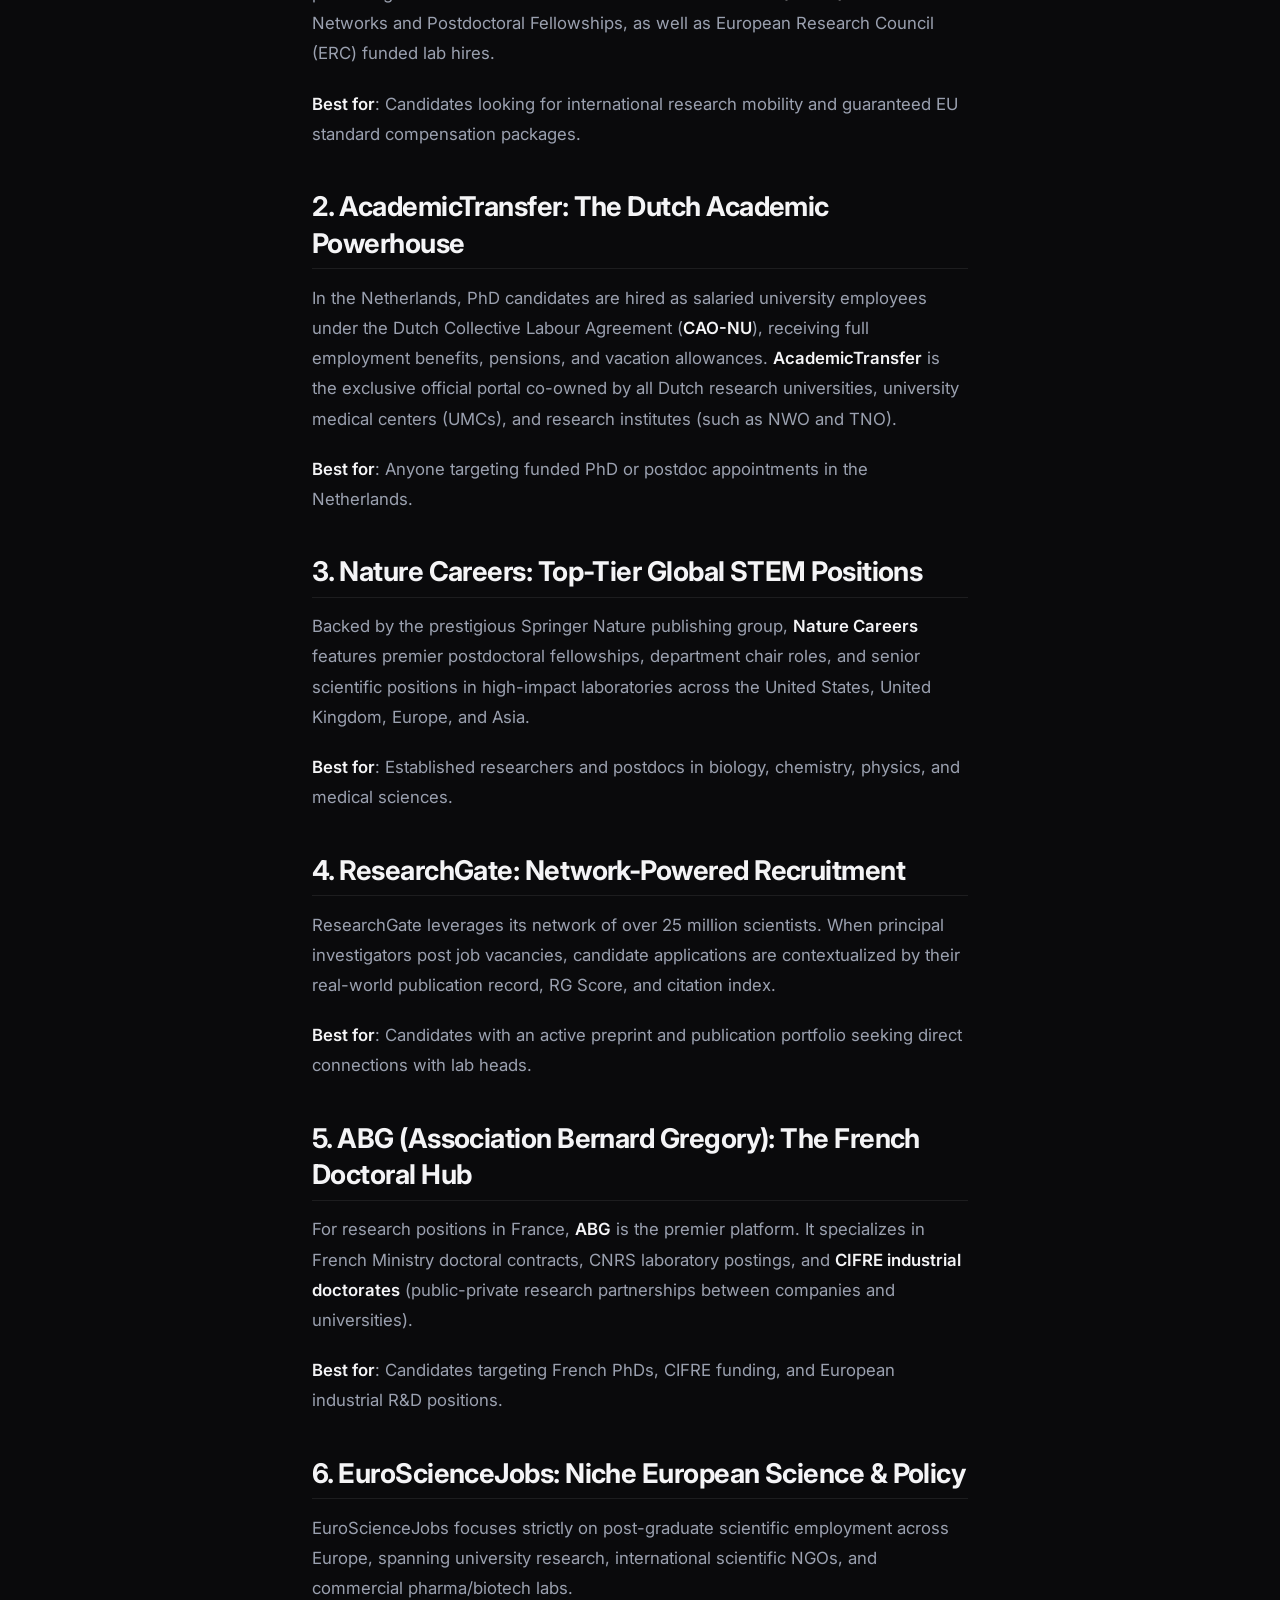
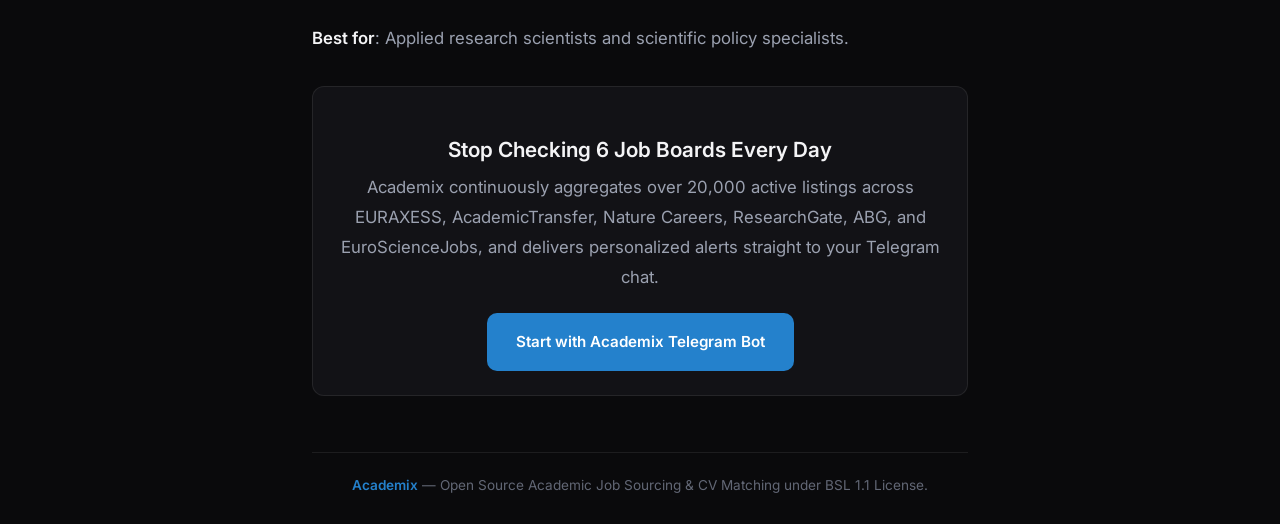
<file: docs/blog/best-academic-job-boards/index.html>
<!DOCTYPE html>
<html lang="en" prefix="og: https://ogp.me/ns#">

<head>
  <meta charset="UTF-8">
  <meta name="viewport" content="width=device-width, initial-scale=1.0">

  <!-- Primary Meta Tags -->
  <title>The 6 Best Academic Job Boards for PhDs & Postdocs in 2026 (Compared) — Academix</title>
  <meta name="title" content="The 6 Best Academic Job Boards for PhDs & Postdocs in 2026 (Compared) — Academix">
  <meta name="description"
    content="A comprehensive comparison of the top 6 academic job boards in 2026: EURAXESS, AcademicTransfer, Nature Careers, ResearchGate, ABG, and EuroScienceJobs. Find your next PhD or Postdoc.">
  <meta name="keywords"
    content="best academic job boards, academic job search engines, euraxess vs nature careers, academictransfer netherlands, researchgate jobs, eurosciencejobs, find postdoc jobs europe, phd recruitment portals 2026">
  <meta name="author" content="drLacheheb">
  <meta name="robots" content="index, follow, max-image-preview:large, max-snippet:-1, max-video-preview:-1">
  <link rel="canonical" href="https://drLacheheb.github.io/academix/blog/best-academic-job-boards/">

  <!-- Favicons -->
  <link rel="icon" type="image/png" href="../../assets/logo.png">
  <link rel="apple-touch-icon" href="../../assets/logo.png">

  <!-- Open Graph -->
  <meta property="og:type" content="article">
  <meta property="og:url" content="https://drLacheheb.github.io/academix/blog/best-academic-job-boards/">
  <meta property="og:title" content="The 6 Best Academic Job Boards for PhDs & Postdocs in 2026 (Compared)">
  <meta property="og:description"
    content="Compare EURAXESS, AcademicTransfer, Nature Careers, ResearchGate, ABG, and EuroScienceJobs. Discover where top universities post PhD and postdoc vacancies.">
  <meta property="og:image" content="https://drLacheheb.github.io/academix/assets/logo.png">
  <meta property="og:site_name" content="Academix">

  <!-- Twitter Card -->
  <meta name="twitter:card" content="summary_large_image">
  <meta name="twitter:url" content="https://drLacheheb.github.io/academix/blog/best-academic-job-boards/">
  <meta name="twitter:title" content="The 6 Best Academic Job Boards for PhDs & Postdocs in 2026 (Compared)">
  <meta name="twitter:description"
    content="Detailed comparison of EURAXESS, AcademicTransfer, Nature Careers, ResearchGate, ABG, and EuroScienceJobs.">
  <meta name="twitter:image" content="https://drLacheheb.github.io/academix/assets/logo.png">

  <!-- Schema.org JSON-LD Structured Data -->
  <script type="application/ld+json">
  {
    "@context": "https://schema.org",
    "@graph": [
      {
        "@type": "TechArticle",
        "@id": "https://drLacheheb.github.io/academix/blog/best-academic-job-boards/#article",
        "headline": "The 6 Best Academic Job Boards for PhDs & Postdocs in 2026 (Compared)",
        "description": "An in-depth comparative analysis of the premier academic recruitment platforms in Europe and globally, evaluating coverage, regional specializations, and applicant tools.",
        "image": "https://drLacheheb.github.io/academix/assets/logo.png",
        "datePublished": "2026-08-24T00:00:00+00:00",
        "dateModified": "2026-08-24T00:00:00+00:00",
        "author": {
          "@type": "Person",
          "name": "drLacheheb",
          "url": "https://github.com/drLacheheb"
        },
        "publisher": {
          "@type": "Organization",
          "name": "Academix",
          "logo": {
            "@type": "ImageObject",
            "url": "https://drLacheheb.github.io/academix/assets/logo.png"
          }
        },
        "mainEntityOfPage": "https://drLacheheb.github.io/academix/blog/best-academic-job-boards/"
      },
      {
        "@type": "FAQPage",
        "@id": "https://drLacheheb.github.io/academix/blog/best-academic-job-boards/#faq",
        "mainEntity": [
          {
            "@type": "Question",
            "name": "Which job board is best for finding a PhD in Europe?",
            "acceptedAnswer": {
              "@type": "Answer",
              "text": "EURAXESS is the primary portal for European Commission funded roles (MSCA, Horizon Europe). For Dutch universities, AcademicTransfer is the official centralized board, while ABG covers French CIFRE and CNRS doctoral opportunities."
            }
          },
          {
            "@type": "Question",
            "name": "Why should I avoid searching academic job boards one by one?",
            "acceptedAnswer": {
              "@type": "Answer",
              "text": "Academic job boards have distinct geographic and disciplinary focuses. Checking six individual sites daily is time-consuming and often leads to missed deadlines. Using an aggregator like Academix unifies over 20,000 active listings in real time."
            }
          }
        ]
      }
    ]
  }
  </script>

  <!-- Typography & Styles -->
  <link rel="preconnect" href="https://fonts.googleapis.com">
  <link rel="preconnect" href="https://fonts.gstatic.com" crossorigin>
  <link
    href="https://fonts.googleapis.com/css2?family=Inter:wght@400;500;600;700;800&family=JetBrains+Mono:wght@400;500;600&display=swap"
    rel="stylesheet">
  <link rel="stylesheet" href="../style.css">
</head>

<body>

  <div class="blog-wrapper">
    <nav class="blog-nav">
      <a href="../../" class="nav-brand">
        <img src="../../assets/logo.png" alt="Academix Logo" class="nav-logo" width="32" height="32">
        <span>Academix</span>
      </a>
      <div class="nav-links">
        <a href="../../" class="nav-link">Home</a>
        <a href="../" class="nav-link">Guides</a>
        <a href="https://github.com/drLacheheb/academix" class="nav-link" target="_blank" rel="noopener">GitHub</a>
      </div>
    </nav>

    <main class="article-content">
      <header class="article-header">
        <span class="badge">Comparison</span>
        <h1 class="article-title">The 6 Best Academic Job Boards for PhDs & Postdocs in 2026 (Compared)</h1>
        <div class="article-meta">Published by drLacheheb • 7 min read</div>
      </header>

      <p>
        Securing a fully funded doctoral fellowship, postdoctoral researcher position, or tenure-track professorship requires navigating a heavily fragmented landscape. Unlike generic corporate recruitment where LinkedIn and Indeed dominate, the international academic job market relies on specialized regional, governmental, and publisher-backed portals.
      </p>
      <p>
        Below is an authoritative comparison of the <strong>top 6 academic job platforms</strong> in 2026, evaluating their geographic scope, strengths, and unique listings.
      </p>

      <h2>Comparison Matrix: Academic Portals at a Glance</h2>
      <div style="overflow-x: auto; margin: 1.5rem 0;">
        <table style="width: 100%; border-collapse: collapse; text-align: left; font-size: 0.9rem;">
          <thead>
            <tr style="border-bottom: 2px solid var(--border-color); background: var(--bg-card);">
              <th style="padding: 0.75rem 1rem;">Platform</th>
              <th style="padding: 0.75rem 1rem;">Primary Focus</th>
              <th style="padding: 0.75rem 1rem;">Geographic Scope</th>
              <th style="padding: 0.75rem 1rem;">Key Strengths</th>
            </tr>
          </thead>
          <tbody>
            <tr style="border-bottom: 1px solid var(--border-color);">
              <td style="padding: 0.75rem 1rem; font-weight: 600;">EURAXESS</td>
              <td style="padding: 0.75rem 1rem;">PhD, Postdoc, Mobility</td>
              <td style="padding: 0.75rem 1rem;">Pan-European (40+ Countries)</td>
              <td style="padding: 0.75rem 1rem;">EU Commission portal; MSCA & Horizon Europe grants</td>
            </tr>
            <tr style="border-bottom: 1px solid var(--border-color);">
              <td style="padding: 0.75rem 1rem; font-weight: 600;">AcademicTransfer</td>
              <td style="padding: 0.75rem 1rem;">All Academic Tiers</td>
              <td style="padding: 0.75rem 1rem;">Netherlands (CAO-NU)</td>
              <td style="padding: 0.75rem 1rem;">Official hub for all 14 Dutch universities and NWO institutes</td>
            </tr>
            <tr style="border-bottom: 1px solid var(--border-color);">
              <td style="padding: 0.75rem 1rem; font-weight: 600;">Nature Careers</td>
              <td style="padding: 0.75rem 1rem;">STEM, Postdoc, Faculty</td>
              <td style="padding: 0.75rem 1rem;">Global (US, UK, EU, Asia)</td>
              <td style="padding: 0.75rem 1rem;">High-impact life sciences and physical sciences openings</td>
            </tr>
            <tr style="border-bottom: 1px solid var(--border-color);">
              <td style="padding: 0.75rem 1rem; font-weight: 600;">ResearchGate</td>
              <td style="padding: 0.75rem 1rem;">Research & Lab Staff</td>
              <td style="padding: 0.75rem 1rem;">Global</td>
              <td style="padding: 0.75rem 1rem;">Integrated with researcher publication and citation profiles</td>
            </tr>
            <tr style="border-bottom: 1px solid var(--border-color);">
              <td style="padding: 0.75rem 1rem; font-weight: 600;">ABG Intelli'agence</td>
              <td style="padding: 0.75rem 1rem;">Doctorates & CIFRE</td>
              <td style="padding: 0.75rem 1rem;">France & Francophone Europe</td>
              <td style="padding: 0.75rem 1rem;">Specialized in French doctoral contracts, CIFRE & CNRS</td>
            </tr>
            <tr style="border-bottom: 1px solid var(--border-color);">
              <td style="padding: 0.75rem 1rem; font-weight: 600;">EuroScienceJobs</td>
              <td style="padding: 0.75rem 1rem;">Science & Policy</td>
              <td style="padding: 0.75rem 1rem;">Western & Central Europe</td>
              <td style="padding: 0.75rem 1rem;">European biotech, chemical research, and scientific policy</td>
            </tr>
          </tbody>
        </table>
      </div>

      <h2>1. EURAXESS: The Gold Standard for European Mobility</h2>
      <p>
        Supported directly by the European Commission, <strong>EURAXESS</strong> is mandatory viewing for anyone seeking academic research positions in Europe. It is the primary publishing destination for <strong>Marie Skłodowska-Curie Actions (MSCA)</strong> Doctoral Networks and Postdoctoral Fellowships, as well as European Research Council (ERC) funded lab hires.
      </p>
      <p>
        <strong>Best for</strong>: Candidates looking for international research mobility and guaranteed EU standard compensation packages.
      </p>

      <h2>2. AcademicTransfer: The Dutch Academic Powerhouse</h2>
      <p>
        In the Netherlands, PhD candidates are hired as salaried university employees under the Dutch Collective Labour Agreement (<strong>CAO-NU</strong>), receiving full employment benefits, pensions, and vacation allowances. <strong>AcademicTransfer</strong> is the exclusive official portal co-owned by all Dutch research universities, university medical centers (UMCs), and research institutes (such as NWO and TNO).
      </p>
      <p>
        <strong>Best for</strong>: Anyone targeting funded PhD or postdoc appointments in the Netherlands.
      </p>

      <h2>3. Nature Careers: Top-Tier Global STEM Positions</h2>
      <p>
        Backed by the prestigious Springer Nature publishing group, <strong>Nature Careers</strong> features premier postdoctoral fellowships, department chair roles, and senior scientific positions in high-impact laboratories across the United States, United Kingdom, Europe, and Asia.
      </p>
      <p>
        <strong>Best for</strong>: Established researchers and postdocs in biology, chemistry, physics, and medical sciences.
      </p>

      <h2>4. ResearchGate: Network-Powered Recruitment</h2>
      <p>
        ResearchGate leverages its network of over 25 million scientists. When principal investigators post job vacancies, candidate applications are contextualized by their real-world publication record, RG Score, and citation index.
      </p>
      <p>
        <strong>Best for</strong>: Candidates with an active preprint and publication portfolio seeking direct connections with lab heads.
      </p>

      <h2>5. ABG (Association Bernard Gregory): The French Doctoral Hub</h2>
      <p>
        For research positions in France, <strong>ABG</strong> is the premier platform. It specializes in French Ministry doctoral contracts, CNRS laboratory postings, and <strong>CIFRE industrial doctorates</strong> (public-private research partnerships between companies and universities).
      </p>
      <p>
        <strong>Best for</strong>: Candidates targeting French PhDs, CIFRE funding, and European industrial R&D positions.
      </p>

      <h2>6. EuroScienceJobs: Niche European Science & Policy</h2>
      <p>
        EuroScienceJobs focuses strictly on post-graduate scientific employment across Europe, spanning university research, international scientific NGOs, and commercial pharma/biotech labs.
      </p>
      <p>
        <strong>Best for</strong>: Applied research scientists and scientific policy specialists.
      </p>

      <div style="background: var(--bg-card); padding: 1.5rem; border-radius: 0.75rem; border: 1px solid var(--border-color); margin: 2rem 0; text-align: center;">
        <h3 style="margin-bottom: 0.5rem;">Stop Checking 6 Job Boards Every Day</h3>
        <p style="color: var(--text-secondary); margin-bottom: 1.25rem;">
          Academix continuously aggregates over 20,000 active listings across EURAXESS, AcademicTransfer, Nature Careers, ResearchGate, ABG, and EuroScienceJobs, and delivers personalized alerts straight to your Telegram chat.
        </p>
        <a href="https://t.me/AcadamixBot" class="btn btn-primary" target="_blank" rel="noopener">
          <span>Start with Academix Telegram Bot</span>
        </a>
      </div>
    </main>

    <footer>
      <p><a href="../../">Academix</a> — Open Source Academic Job Sourcing & CV Matching under BSL 1.1 License.</p>
    </footer>
  </div>

</body>

</html>
</file>
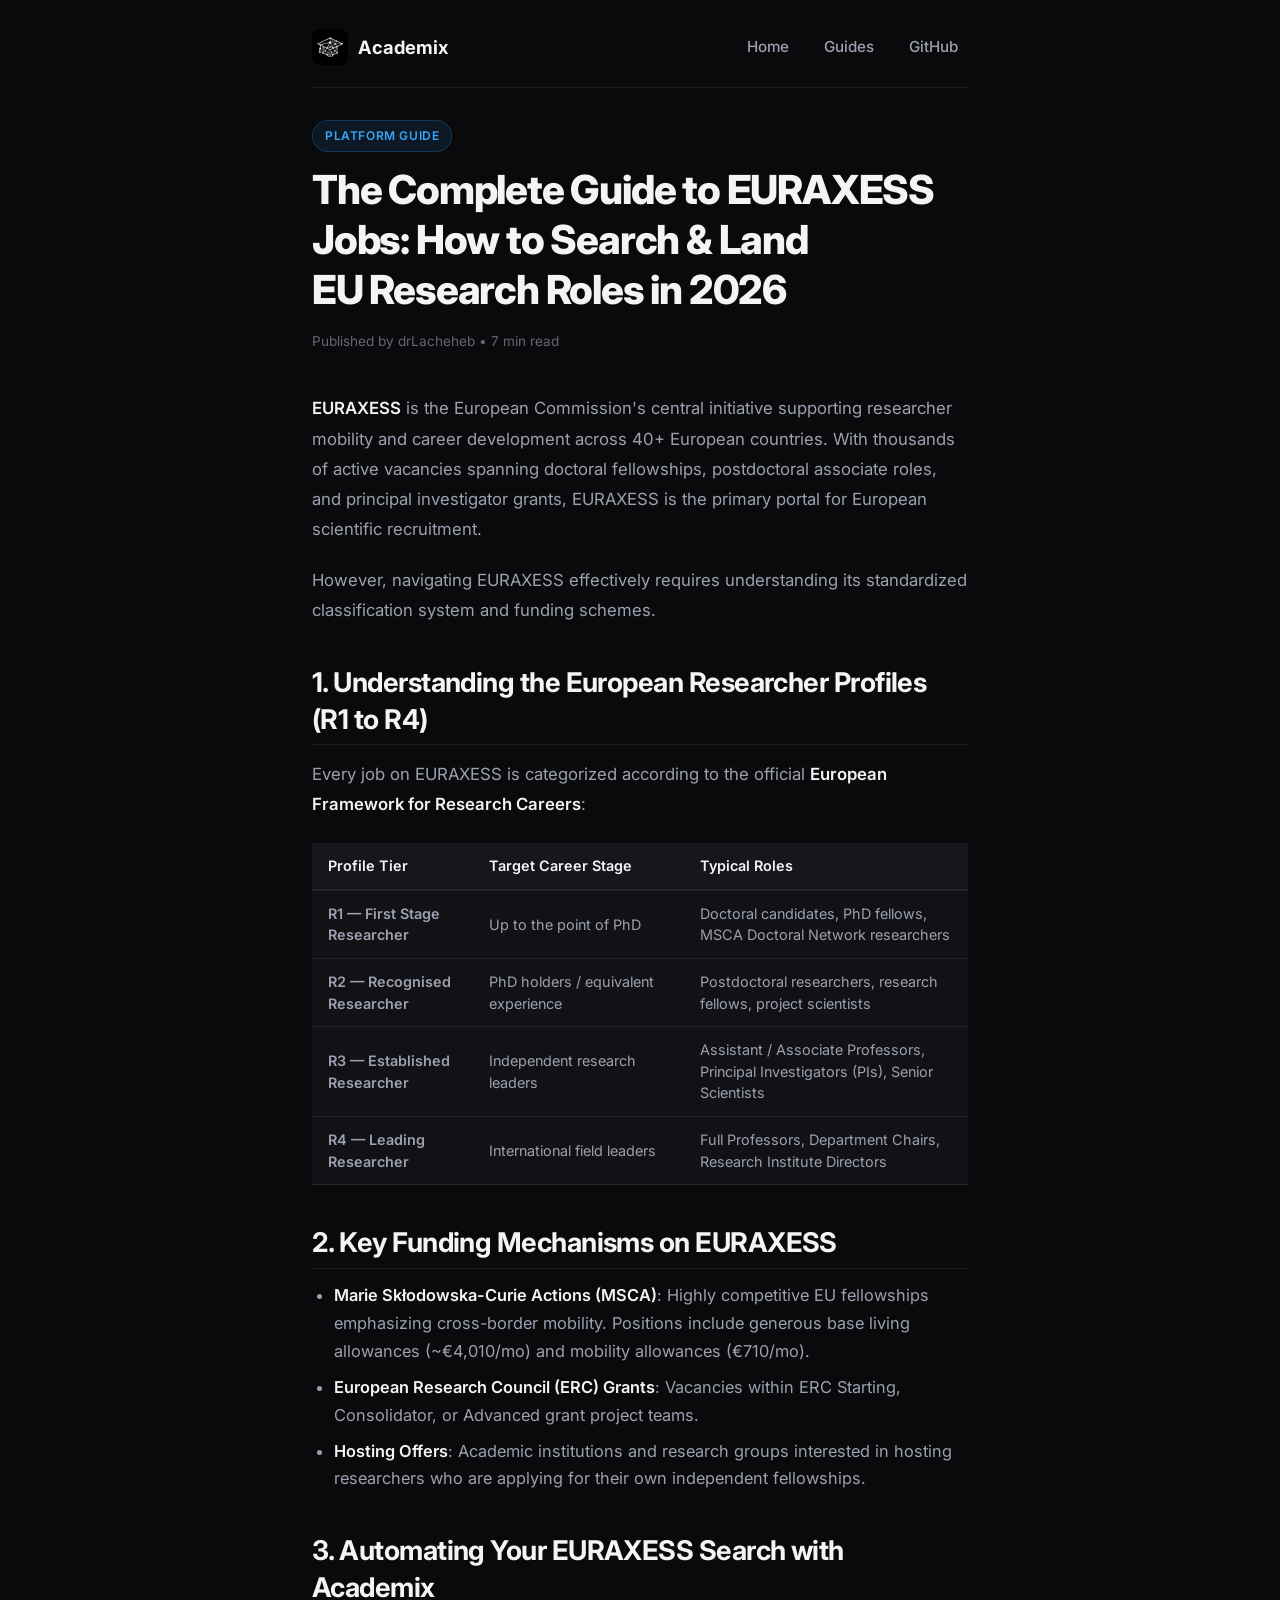
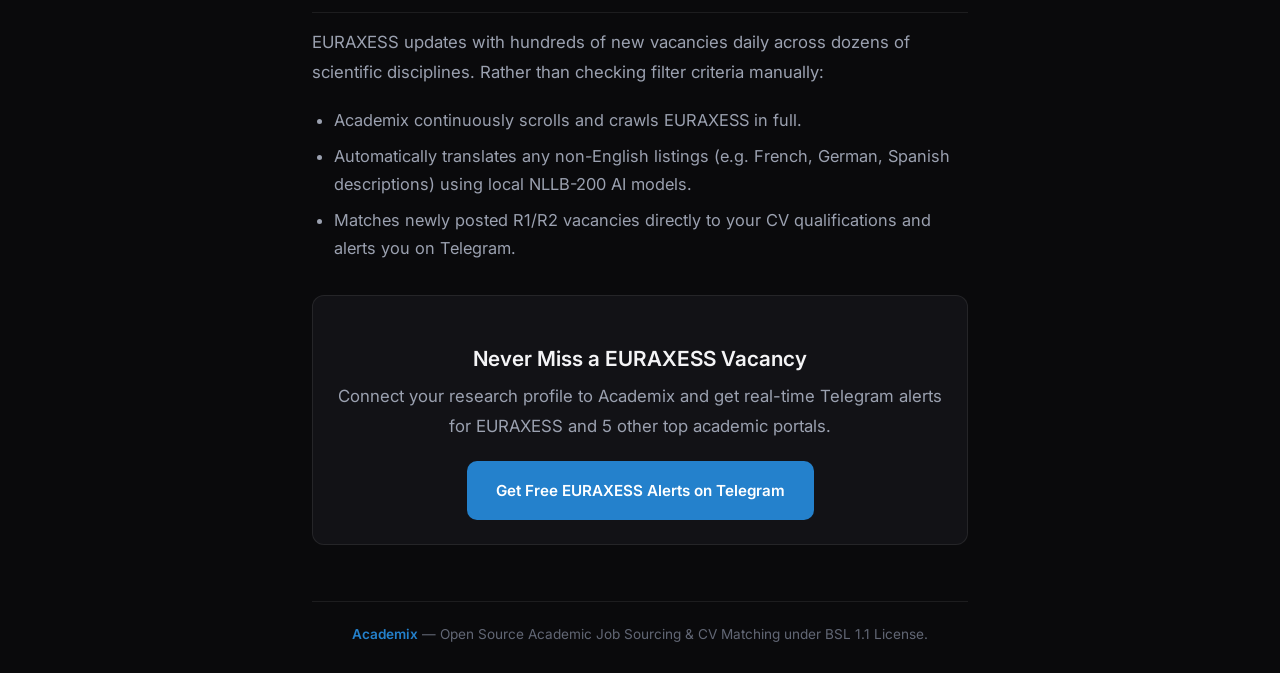
<file: docs/blog/euraxess-jobs-guide/index.html>
<!DOCTYPE html>
<html lang="en" prefix="og: https://ogp.me/ns#">

<head>
  <meta charset="UTF-8">
  <meta name="viewport" content="width=device-width, initial-scale=1.0">

  <!-- Primary Meta Tags -->
  <title>The Complete Guide to EURAXESS Jobs: How to Search & Land EU Research Roles in 2026 — Academix</title>
  <meta name="title" content="The Complete Guide to EURAXESS Jobs: How to Search & Land EU Research Roles in 2026 — Academix">
  <meta name="description"
    content="The definitive guide to finding academic research jobs on EURAXESS. Understand R1-R4 researcher career profiles, MSCA funding calls, and how to automate EURAXESS tracking.">
  <meta name="keywords"
    content="euraxess jobs guide, euraxess researcher profiles r1 r2 r3 r4, msca postdoc fellowships, find research job europe euraxess, how to use euraxess portal, euraxess job alerts">
  <meta name="author" content="drLacheheb">
  <meta name="robots" content="index, follow, max-image-preview:large, max-snippet:-1, max-video-preview:-1">
  <link rel="canonical" href="https://drLacheheb.github.io/academix/blog/euraxess-jobs-guide/">

  <!-- Favicons -->
  <link rel="icon" type="image/png" href="../../assets/logo.png">
  <link rel="apple-touch-icon" href="../../assets/logo.png">

  <!-- Open Graph -->
  <meta property="og:type" content="article">
  <meta property="og:url" content="https://drLacheheb.github.io/academix/blog/euraxess-jobs-guide/">
  <meta property="og:title" content="The Complete Guide to EURAXESS Jobs: How to Search & Land EU Research Roles in 2026">
  <meta property="og:description"
    content="Navigate the European Commission's flagship researcher mobility portal with confidence. Learn R1-R4 tiers, MSCA grants, and automated job matching.">
  <meta property="og:image" content="https://drLacheheb.github.io/academix/assets/logo.png">
  <meta property="og:site_name" content="Academix">

  <!-- Twitter Card -->
  <meta name="twitter:card" content="summary_large_image">
  <meta name="twitter:url" content="https://drLacheheb.github.io/academix/blog/euraxess-jobs-guide/">
  <meta name="twitter:title" content="The Complete Guide to EURAXESS Jobs in 2026">
  <meta name="twitter:description"
    content="Master EURAXESS job search: R1-R4 profiles, MSCA funding, and automated tracking with Academix.">
  <meta name="twitter:image" content="https://drLacheheb.github.io/academix/assets/logo.png">

  <!-- Schema.org JSON-LD Structured Data -->
  <script type="application/ld+json">
  {
    "@context": "https://schema.org",
    "@graph": [
      {
        "@type": "TechArticle",
        "@id": "https://drLacheheb.github.io/academix/blog/euraxess-jobs-guide/#article",
        "headline": "The Complete Guide to EURAXESS Jobs: How to Search & Land EU Research Roles in 2026",
        "description": "An exhaustive guide to searching EURAXESS, decoding the European Framework for Research Careers (R1-R4), applying for MSCA grants, and automating vacancy discovery.",
        "image": "https://drLacheheb.github.io/academix/assets/logo.png",
        "datePublished": "2026-08-24T00:00:00+00:00",
        "dateModified": "2026-08-24T00:00:00+00:00",
        "author": {
          "@type": "Person",
          "name": "drLacheheb",
          "url": "https://github.com/drLacheheb"
        },
        "publisher": {
          "@type": "Organization",
          "name": "Academix",
          "logo": {
            "@type": "ImageObject",
            "url": "https://drLacheheb.github.io/academix/assets/logo.png"
          }
        },
        "mainEntityOfPage": "https://drLacheheb.github.io/academix/blog/euraxess-jobs-guide/"
      },
      {
        "@type": "FAQPage",
        "@id": "https://drLacheheb.github.io/academix/blog/euraxess-jobs-guide/#faq",
        "mainEntity": [
          {
            "@type": "Question",
            "name": "What do the EURAXESS researcher profiles (R1 to R4) mean?",
            "acceptedAnswer": {
              "@type": "Answer",
              "text": "The European Framework for Research Careers defines: R1 for First Stage Researchers (PhD candidates), R2 for Recognised Researchers (PhD holders / Postdocs), R3 for Established Researchers (independent scientists / Group Leaders), and R4 for Leading Researchers (Full Professors / Research Directors)."
            }
          },
          {
            "@type": "Question",
            "name": "Is EURAXESS limited to EU citizens?",
            "acceptedAnswer": {
              "@type": "Answer",
              "text": "No. EURAXESS positions and MSCA fellowships are open to researchers of all nationalities worldwide, provided they meet the academic qualification and international mobility requirements."
            }
          }
        ]
      }
    ]
  }
  </script>

  <!-- Typography & Styles -->
  <link rel="preconnect" href="https://fonts.googleapis.com">
  <link rel="preconnect" href="https://fonts.gstatic.com" crossorigin>
  <link
    href="https://fonts.googleapis.com/css2?family=Inter:wght@400;500;600;700;800&family=JetBrains+Mono:wght@400;500;600&display=swap"
    rel="stylesheet">
  <link rel="stylesheet" href="../style.css">
</head>

<body>

  <div class="blog-wrapper">
    <nav class="blog-nav">
      <a href="../../" class="nav-brand">
        <img src="../../assets/logo.png" alt="Academix Logo" class="nav-logo" width="32" height="32">
        <span>Academix</span>
      </a>
      <div class="nav-links">
        <a href="../../" class="nav-link">Home</a>
        <a href="../" class="nav-link">Guides</a>
        <a href="https://github.com/drLacheheb/academix" class="nav-link" target="_blank" rel="noopener">GitHub</a>
      </div>
    </nav>

    <main class="article-content">
      <header class="article-header">
        <span class="badge">Platform Guide</span>
        <h1 class="article-title">The Complete Guide to EURAXESS Jobs: How to Search & Land EU Research Roles in 2026</h1>
        <div class="article-meta">Published by drLacheheb • 7 min read</div>
      </header>

      <p>
        <strong>EURAXESS</strong> is the European Commission's central initiative supporting researcher mobility and career development across 40+ European countries. With thousands of active vacancies spanning doctoral fellowships, postdoctoral associate roles, and principal investigator grants, EURAXESS is the primary portal for European scientific recruitment.
      </p>
      <p>
        However, navigating EURAXESS effectively requires understanding its standardized classification system and funding schemes.
      </p>

      <h2>1. Understanding the European Researcher Profiles (R1 to R4)</h2>
      <p>
        Every job on EURAXESS is categorized according to the official <strong>European Framework for Research Careers</strong>:
      </p>
      <div style="overflow-x: auto; margin: 1.5rem 0;">
        <table style="width: 100%; border-collapse: collapse; text-align: left; font-size: 0.9rem;">
          <thead>
            <tr style="border-bottom: 2px solid var(--border-color); background: var(--bg-card);">
              <th style="padding: 0.75rem 1rem;">Profile Tier</th>
              <th style="padding: 0.75rem 1rem;">Target Career Stage</th>
              <th style="padding: 0.75rem 1rem;">Typical Roles</th>
            </tr>
          </thead>
          <tbody>
            <tr style="border-bottom: 1px solid var(--border-color);">
              <td style="padding: 0.75rem 1rem; font-weight: 600;">R1 — First Stage Researcher</td>
              <td style="padding: 0.75rem 1rem;">Up to the point of PhD</td>
              <td style="padding: 0.75rem 1rem;">Doctoral candidates, PhD fellows, MSCA Doctoral Network researchers</td>
            </tr>
            <tr style="border-bottom: 1px solid var(--border-color);">
              <td style="padding: 0.75rem 1rem; font-weight: 600;">R2 — Recognised Researcher</td>
              <td style="padding: 0.75rem 1rem;">PhD holders / equivalent experience</td>
              <td style="padding: 0.75rem 1rem;">Postdoctoral researchers, research fellows, project scientists</td>
            </tr>
            <tr style="border-bottom: 1px solid var(--border-color);">
              <td style="padding: 0.75rem 1rem; font-weight: 600;">R3 — Established Researcher</td>
              <td style="padding: 0.75rem 1rem;">Independent research leaders</td>
              <td style="padding: 0.75rem 1rem;">Assistant / Associate Professors, Principal Investigators (PIs), Senior Scientists</td>
            </tr>
            <tr style="border-bottom: 1px solid var(--border-color);">
              <td style="padding: 0.75rem 1rem; font-weight: 600;">R4 — Leading Researcher</td>
              <td style="padding: 0.75rem 1rem;">International field leaders</td>
              <td style="padding: 0.75rem 1rem;">Full Professors, Department Chairs, Research Institute Directors</td>
            </tr>
          </tbody>
        </table>
      </div>

      <h2>2. Key Funding Mechanisms on EURAXESS</h2>
      <ul>
        <li><strong>Marie Skłodowska-Curie Actions (MSCA)</strong>: Highly competitive EU fellowships emphasizing cross-border mobility. Positions include generous base living allowances (~&euro;4,010/mo) and mobility allowances (&euro;710/mo).</li>
        <li><strong>European Research Council (ERC) Grants</strong>: Vacancies within ERC Starting, Consolidator, or Advanced grant project teams.</li>
        <li><strong>Hosting Offers</strong>: Academic institutions and research groups interested in hosting researchers who are applying for their own independent fellowships.</li>
      </ul>

      <h2>3. Automating Your EURAXESS Search with Academix</h2>
      <p>
        EURAXESS updates with hundreds of new vacancies daily across dozens of scientific disciplines. Rather than checking filter criteria manually:
      </p>
      <ul>
        <li>Academix continuously scrolls and crawls EURAXESS in full.</li>
        <li>Automatically translates any non-English listings (e.g. French, German, Spanish descriptions) using local NLLB-200 AI models.</li>
        <li>Matches newly posted R1/R2 vacancies directly to your CV qualifications and alerts you on Telegram.</li>
      </ul>

      <div style="background: var(--bg-card); padding: 1.5rem; border-radius: 0.75rem; border: 1px solid var(--border-color); margin: 2rem 0; text-align: center;">
        <h3 style="margin-bottom: 0.5rem;">Never Miss a EURAXESS Vacancy</h3>
        <p style="color: var(--text-secondary); margin-bottom: 1.25rem;">
          Connect your research profile to Academix and get real-time Telegram alerts for EURAXESS and 5 other top academic portals.
        </p>
        <a href="https://t.me/AcadamixBot" class="btn btn-primary" target="_blank" rel="noopener">
          <span>Get Free EURAXESS Alerts on Telegram</span>
        </a>
      </div>
    </main>

    <footer>
      <p><a href="../../">Academix</a> — Open Source Academic Job Sourcing & CV Matching under BSL 1.1 License.</p>
    </footer>
  </div>

</body>

</html>
</file>
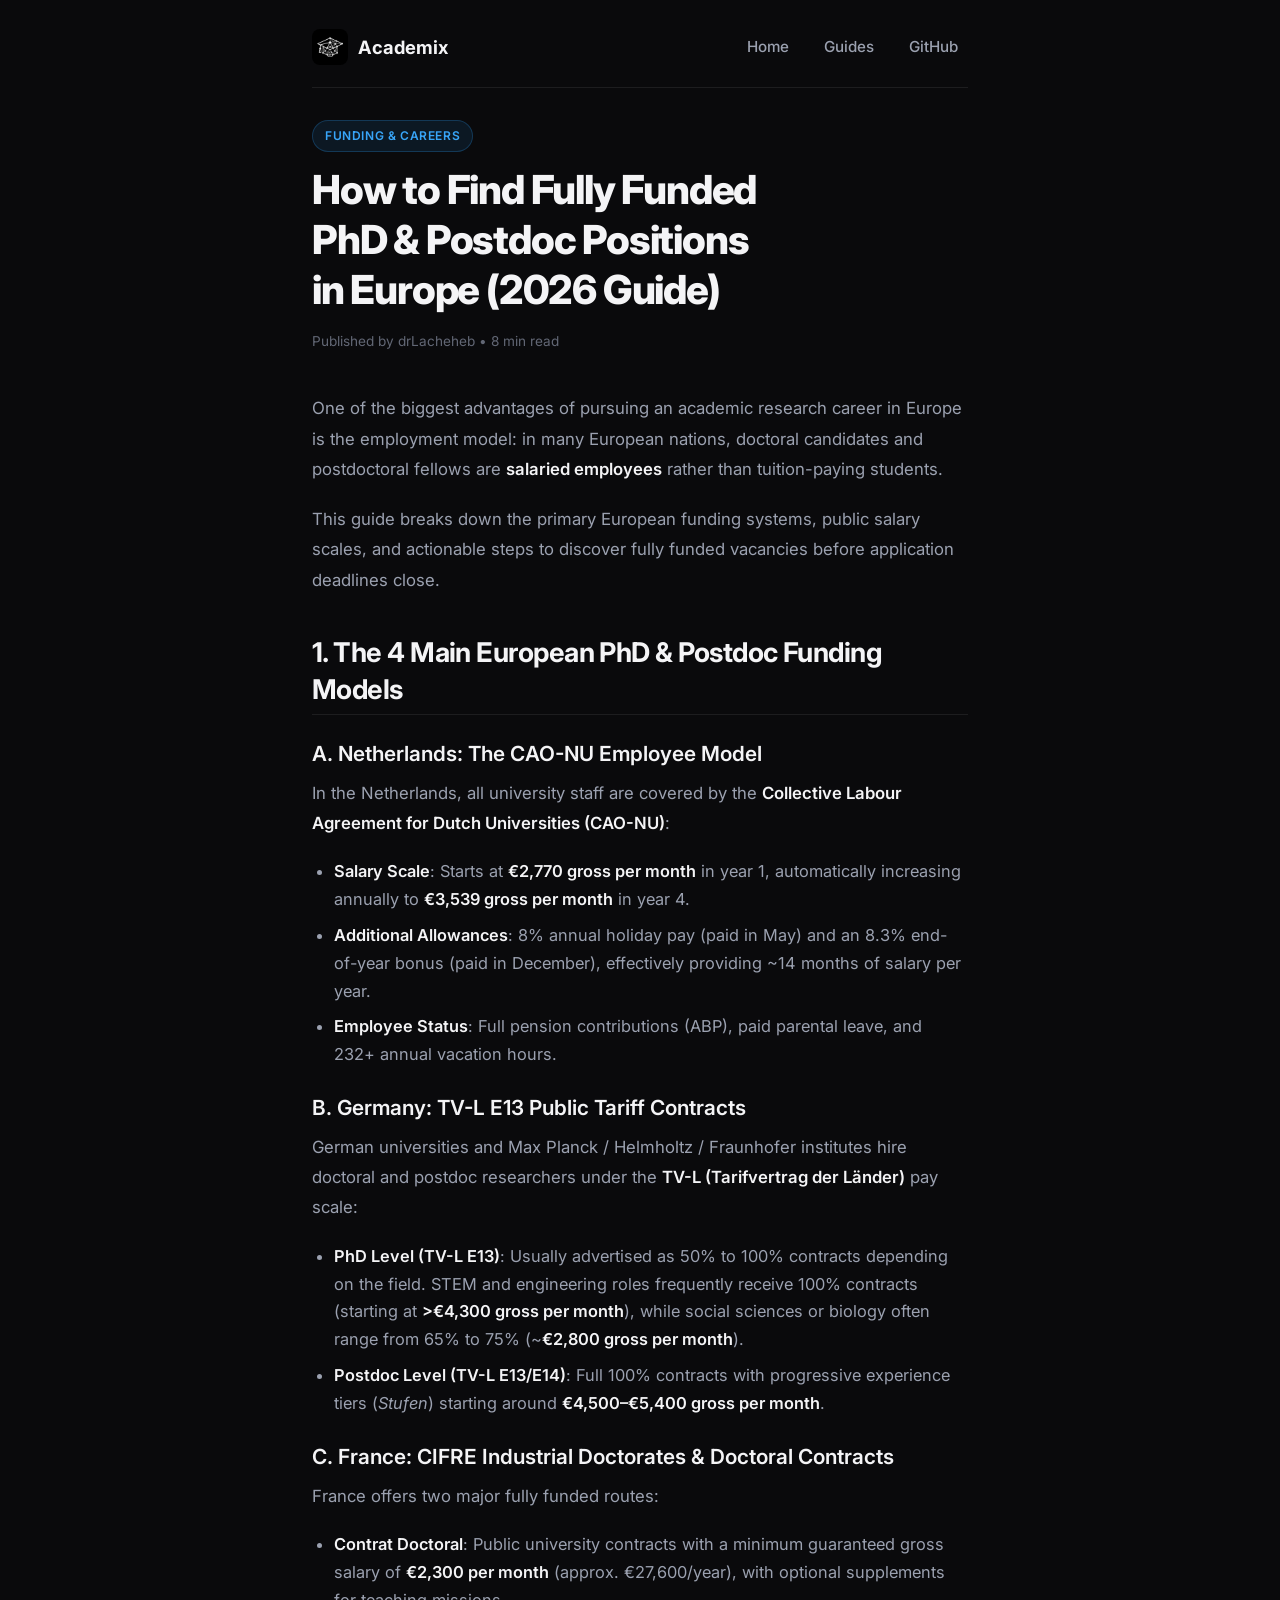
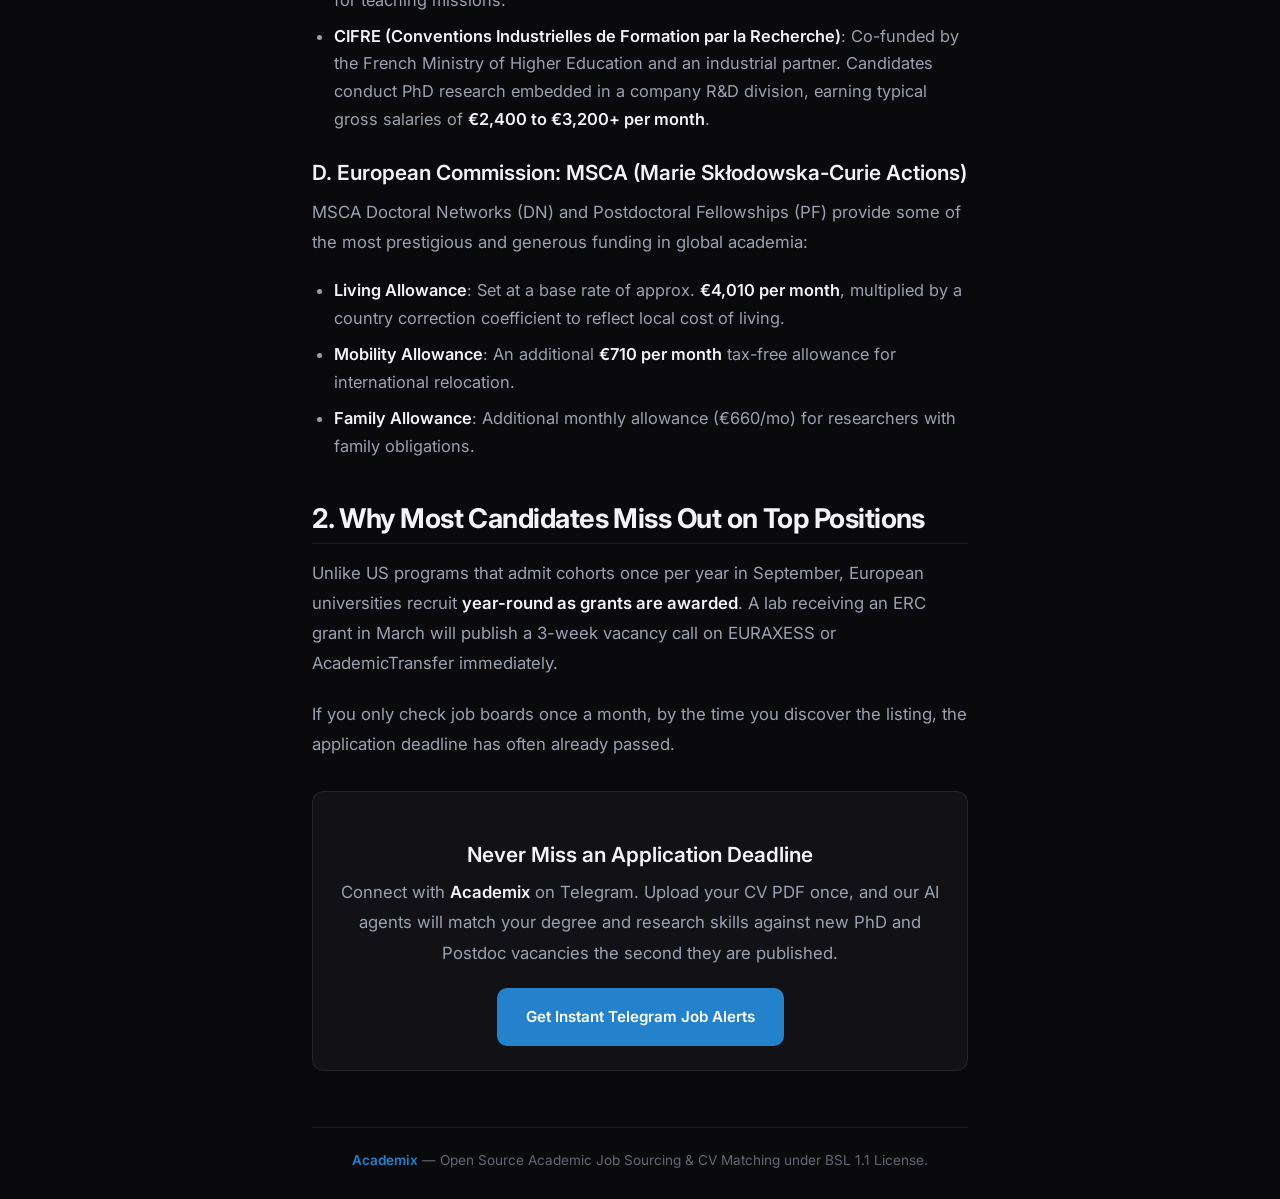
<file: docs/blog/find-fully-funded-phd-europe/index.html>
<!DOCTYPE html>
<html lang="en" prefix="og: https://ogp.me/ns#">

<head>
  <meta charset="UTF-8">
  <meta name="viewport" content="width=device-width, initial-scale=1.0">

  <!-- Primary Meta Tags -->
  <title>How to Find Fully Funded PhD & Postdoc Positions in Europe (2026 Guide) — Academix</title>
  <meta name="title" content="How to Find Fully Funded PhD & Postdoc Positions in Europe (2026 Guide) — Academix">
  <meta name="description"
    content="The definitive 2026 guide to fully funded PhD and Postdoc positions in Europe. Compare Dutch CAO-NU salaries, German TV-L E13, French CIFRE contracts, and MSCA allowances.">
  <meta name="keywords"
    content="fully funded phd europe, phd salary netherlands cao nu, german tv-l e13 phd salary, french cifre doctorate salary, msca doctoral networks funding 2026, how to find phd in europe, postdoc salary europe">
  <meta name="author" content="drLacheheb">
  <meta name="robots" content="index, follow, max-image-preview:large, max-snippet:-1, max-video-preview:-1">
  <link rel="canonical" href="https://drLacheheb.github.io/academix/blog/find-fully-funded-phd-europe/">

  <!-- Favicons -->
  <link rel="icon" type="image/png" href="../../assets/logo.png">
  <link rel="apple-touch-icon" href="../../assets/logo.png">

  <!-- Open Graph -->
  <meta property="og:type" content="article">
  <meta property="og:url" content="https://drLacheheb.github.io/academix/blog/find-fully-funded-phd-europe/">
  <meta property="og:title" content="How to Find Fully Funded PhD & Postdoc Positions in Europe (2026 Guide)">
  <meta property="og:description"
    content="Discover salary scales, contract structures, and application strategies for funded European PhD and Postdoc appointments.">
  <meta property="og:image" content="https://drLacheheb.github.io/academix/assets/logo.png">
  <meta property="og:site_name" content="Academix">

  <!-- Twitter Card -->
  <meta name="twitter:card" content="summary_large_image">
  <meta name="twitter:url" content="https://drLacheheb.github.io/academix/blog/find-fully-funded-phd-europe/">
  <meta name="twitter:title" content="How to Find Fully Funded PhD & Postdoc Positions in Europe (2026 Guide)">
  <meta name="twitter:description"
    content="The complete guide to European academic salaries, MSCA funding, and application tips.">
  <meta name="twitter:image" content="https://drLacheheb.github.io/academix/assets/logo.png">

  <!-- Schema.org JSON-LD Structured Data -->
  <script type="application/ld+json">
  {
    "@context": "https://schema.org",
    "@graph": [
      {
        "@type": "TechArticle",
        "@id": "https://drLacheheb.github.io/academix/blog/find-fully-funded-phd-europe/#article",
        "headline": "How to Find Fully Funded PhD & Postdoc Positions in Europe (2026 Guide)",
        "description": "A comprehensive guide on European academic compensation models, public salary scales, MSCA mobility rules, and automated vacancy tracking.",
        "image": "https://drLacheheb.github.io/academix/assets/logo.png",
        "datePublished": "2026-08-24T00:00:00+00:00",
        "dateModified": "2026-08-24T00:00:00+00:00",
        "author": {
          "@type": "Person",
          "name": "drLacheheb",
          "url": "https://github.com/drLacheheb"
        },
        "publisher": {
          "@type": "Organization",
          "name": "Academix",
          "logo": {
            "@type": "ImageObject",
            "url": "https://drLacheheb.github.io/academix/assets/logo.png"
          }
        },
        "mainEntityOfPage": "https://drLacheheb.github.io/academix/blog/find-fully-funded-phd-europe/"
      },
      {
        "@type": "FAQPage",
        "@id": "https://drLacheheb.github.io/academix/blog/find-fully-funded-phd-europe/#faq",
        "mainEntity": [
          {
            "@type": "Question",
            "name": "Are PhD positions in Europe treated as jobs or studentships?",
            "acceptedAnswer": {
              "@type": "Answer",
              "text": "In countries like the Netherlands, Germany, Switzerland, and France, PhD candidates are hired as salaried university employees with employment contracts, pensions, paid annual leave, and social security coverage."
            }
          },
          {
            "@type": "Question",
            "name": "How much does a PhD researcher earn in Europe?",
            "acceptedAnswer": {
              "@type": "Answer",
              "text": "Gross monthly PhD salaries range from €2,300–€3,000+ in France (CIFRE), €2,770–€3,539 in the Netherlands (CAO-NU), €2,800–€4,300+ in Germany (TV-L E13), and ~€4,010+ base living allowance in EU MSCA Doctoral Networks."
            }
          }
        ]
      }
    ]
  }
  </script>

  <!-- Typography & Styles -->
  <link rel="preconnect" href="https://fonts.googleapis.com">
  <link rel="preconnect" href="https://fonts.gstatic.com" crossorigin>
  <link
    href="https://fonts.googleapis.com/css2?family=Inter:wght@400;500;600;700;800&family=JetBrains+Mono:wght@400;500;600&display=swap"
    rel="stylesheet">
  <link rel="stylesheet" href="../style.css">
</head>

<body>

  <div class="blog-wrapper">
    <nav class="blog-nav">
      <a href="../../" class="nav-brand">
        <img src="../../assets/logo.png" alt="Academix Logo" class="nav-logo" width="32" height="32">
        <span>Academix</span>
      </a>
      <div class="nav-links">
        <a href="../../" class="nav-link">Home</a>
        <a href="../" class="nav-link">Guides</a>
        <a href="https://github.com/drLacheheb/academix" class="nav-link" target="_blank" rel="noopener">GitHub</a>
      </div>
    </nav>

    <main class="article-content">
      <header class="article-header">
        <span class="badge">Funding & Careers</span>
        <h1 class="article-title">How to Find Fully Funded PhD & Postdoc Positions in Europe (2026 Guide)</h1>
        <div class="article-meta">Published by drLacheheb • 8 min read</div>
      </header>

      <p>
        One of the biggest advantages of pursuing an academic research career in Europe is the employment model: in many European nations, doctoral candidates and postdoctoral fellows are <strong>salaried employees</strong> rather than tuition-paying students.
      </p>
      <p>
        This guide breaks down the primary European funding systems, public salary scales, and actionable steps to discover fully funded vacancies before application deadlines close.
      </p>

      <h2>1. The 4 Main European PhD & Postdoc Funding Models</h2>

      <h3>A. Netherlands: The CAO-NU Employee Model</h3>
      <p>
        In the Netherlands, all university staff are covered by the <strong>Collective Labour Agreement for Dutch Universities (CAO-NU)</strong>:
      </p>
      <ul>
        <li><strong>Salary Scale</strong>: Starts at <strong>&euro;2,770 gross per month</strong> in year 1, automatically increasing annually to <strong>&euro;3,539 gross per month</strong> in year 4.</li>
        <li><strong>Additional Allowances</strong>: 8% annual holiday pay (paid in May) and an 8.3% end-of-year bonus (paid in December), effectively providing ~14 months of salary per year.</li>
        <li><strong>Employee Status</strong>: Full pension contributions (ABP), paid parental leave, and 232+ annual vacation hours.</li>
      </ul>

      <h3>B. Germany: TV-L E13 Public Tariff Contracts</h3>
      <p>
        German universities and Max Planck / Helmholtz / Fraunhofer institutes hire doctoral and postdoc researchers under the <strong>TV-L (Tarifvertrag der L&auml;nder)</strong> pay scale:
      </p>
      <ul>
        <li><strong>PhD Level (TV-L E13)</strong>: Usually advertised as 50% to 100% contracts depending on the field. STEM and engineering roles frequently receive 100% contracts (starting at <strong>&gt;&euro;4,300 gross per month</strong>), while social sciences or biology often range from 65% to 75% (~<strong>&euro;2,800 gross per month</strong>).</li>
        <li><strong>Postdoc Level (TV-L E13/E14)</strong>: Full 100% contracts with progressive experience tiers (<em>Stufen</em>) starting around <strong>&euro;4,500–&euro;5,400 gross per month</strong>.</li>
      </ul>

      <h3>C. France: CIFRE Industrial Doctorates & Doctoral Contracts</h3>
      <p>
        France offers two major fully funded routes:
      </p>
      <ul>
        <li><strong>Contrat Doctoral</strong>: Public university contracts with a minimum guaranteed gross salary of <strong>&euro;2,300 per month</strong> (approx. &euro;27,600/year), with optional supplements for teaching missions.</li>
        <li><strong>CIFRE (Conventions Industrielles de Formation par la Recherche)</strong>: Co-funded by the French Ministry of Higher Education and an industrial partner. Candidates conduct PhD research embedded in a company R&D division, earning typical gross salaries of <strong>&euro;2,400 to &euro;3,200+ per month</strong>.</li>
      </ul>

      <h3>D. European Commission: MSCA (Marie Skłodowska-Curie Actions)</h3>
      <p>
        MSCA Doctoral Networks (DN) and Postdoctoral Fellowships (PF) provide some of the most prestigious and generous funding in global academia:
      </p>
      <ul>
        <li><strong>Living Allowance</strong>: Set at a base rate of approx. <strong>&euro;4,010 per month</strong>, multiplied by a country correction coefficient to reflect local cost of living.</li>
        <li><strong>Mobility Allowance</strong>: An additional <strong>&euro;710 per month</strong> tax-free allowance for international relocation.</li>
        <li><strong>Family Allowance</strong>: Additional monthly allowance (&euro;660/mo) for researchers with family obligations.</li>
      </ul>

      <h2>2. Why Most Candidates Miss Out on Top Positions</h2>
      <p>
        Unlike US programs that admit cohorts once per year in September, European universities recruit <strong>year-round as grants are awarded</strong>. A lab receiving an ERC grant in March will publish a 3-week vacancy call on EURAXESS or AcademicTransfer immediately.
      </p>
      <p>
        If you only check job boards once a month, by the time you discover the listing, the application deadline has often already passed.
      </p>

      <div style="background: var(--bg-card); padding: 1.5rem; border-radius: 0.75rem; border: 1px solid var(--border-color); margin: 2rem 0; text-align: center;">
        <h3 style="margin-bottom: 0.5rem;">Never Miss an Application Deadline</h3>
        <p style="color: var(--text-secondary); margin-bottom: 1.25rem;">
          Connect with <strong>Academix</strong> on Telegram. Upload your CV PDF once, and our AI agents will match your degree and research skills against new PhD and Postdoc vacancies the second they are published.
        </p>
        <a href="https://t.me/AcadamixBot" class="btn btn-primary" target="_blank" rel="noopener">
          <span>Get Instant Telegram Job Alerts</span>
        </a>
      </div>
    </main>

    <footer>
      <p><a href="../../">Academix</a> — Open Source Academic Job Sourcing & CV Matching under BSL 1.1 License.</p>
    </footer>
  </div>

</body>

</html>
</file>
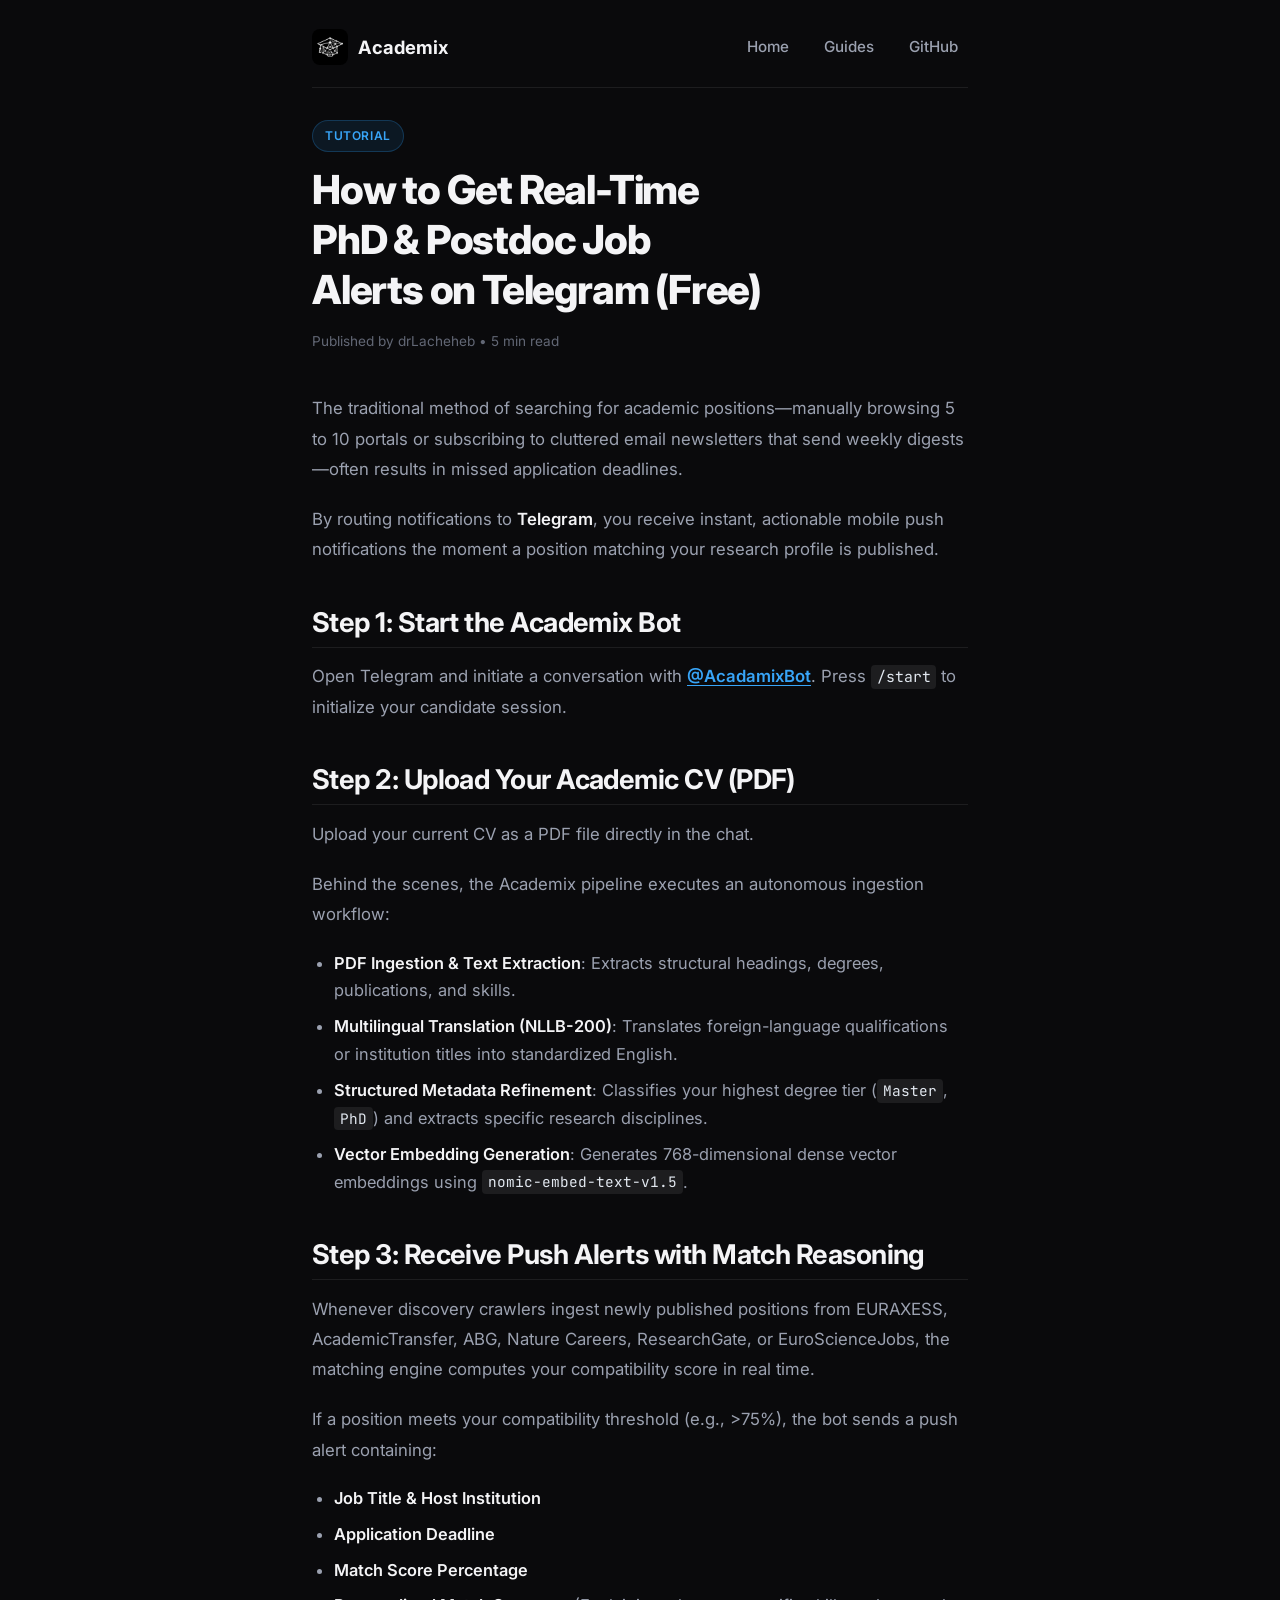
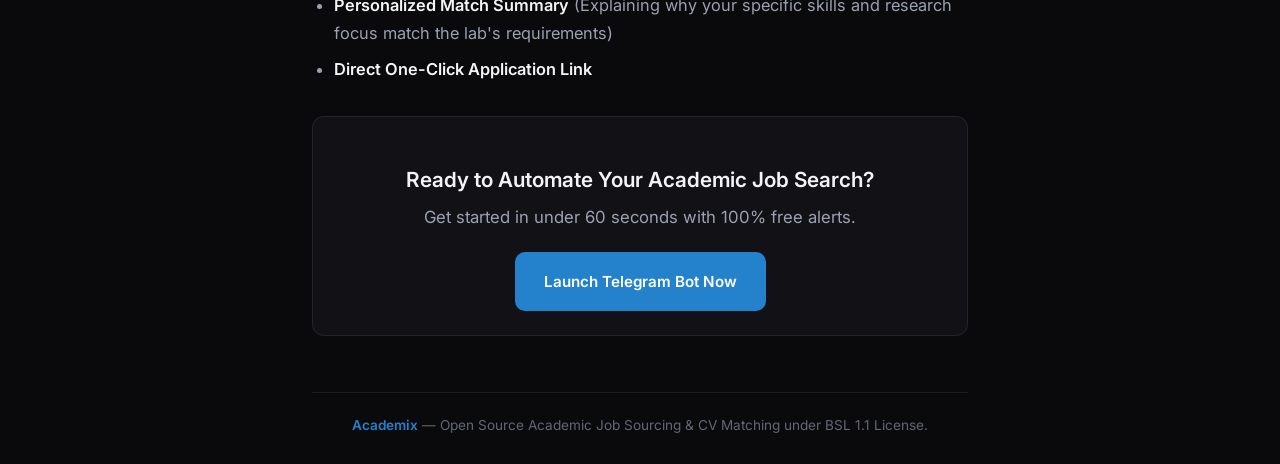
<file: docs/blog/telegram-phd-postdoc-alerts/index.html>
<!DOCTYPE html>
<html lang="en" prefix="og: https://ogp.me/ns#">

<head>
  <meta charset="UTF-8">
  <meta name="viewport" content="width=device-width, initial-scale=1.0">

  <!-- Primary Meta Tags -->
  <title>How to Get Real-Time PhD & Postdoc Job Alerts on Telegram (Free) — Academix</title>
  <meta name="title" content="How to Get Real-Time PhD & Postdoc Job Alerts on Telegram (Free) — Academix">
  <meta name="description"
    content="Turn Telegram into your personal academic job alert assistant. Upload your CV PDF, set your research track, and receive instant push notifications for matching PhD and postdoc positions.">
  <meta name="keywords"
    content="telegram phd job alerts, postdoc notification bot, academic job alerts telegram, free academic job notifications, cv upload job matching bot, academix bot telegram">
  <meta name="author" content="drLacheheb">
  <meta name="robots" content="index, follow, max-image-preview:large, max-snippet:-1, max-video-preview:-1">
  <link rel="canonical" href="https://drLacheheb.github.io/academix/blog/telegram-phd-postdoc-alerts/">

  <!-- Favicons -->
  <link rel="icon" type="image/png" href="../../assets/logo.png">
  <link rel="apple-touch-icon" href="../../assets/logo.png">

  <!-- Open Graph -->
  <meta property="og:type" content="article">
  <meta property="og:url" content="https://drLacheheb.github.io/academix/blog/telegram-phd-postdoc-alerts/">
  <meta property="og:title" content="How to Get Real-Time PhD & Postdoc Job Alerts on Telegram (Free)">
  <meta property="og:description"
    content="Never miss an academic application deadline. Receive instant mobile push alerts with AI match explanations via Telegram.">
  <meta property="og:image" content="https://drLacheheb.github.io/academix/assets/logo.png">
  <meta property="og:site_name" content="Academix">

  <!-- Twitter Card -->
  <meta name="twitter:card" content="summary_large_image">
  <meta name="twitter:url" content="https://drLacheheb.github.io/academix/blog/telegram-phd-postdoc-alerts/">
  <meta name="twitter:title" content="How to Get Real-Time PhD & Postdoc Job Alerts on Telegram">
  <meta name="twitter:description"
    content="Never miss an academic application deadline. Receive instant mobile push alerts via Telegram.">
  <meta name="twitter:image" content="https://drLacheheb.github.io/academix/assets/logo.png">

  <!-- Schema.org JSON-LD Structured Data -->
  <script type="application/ld+json">
  {
    "@context": "https://schema.org",
    "@graph": [
      {
        "@type": "HowTo",
        "@id": "https://drLacheheb.github.io/academix/blog/telegram-phd-postdoc-alerts/#howto",
        "name": "How to Get Real-Time PhD & Postdoc Job Alerts on Telegram",
        "description": "Step-by-step instructions on connecting to the Academix Telegram bot, uploading an academic CV, and activating instant position match notifications.",
        "image": "https://drLacheheb.github.io/academix/assets/logo.png",
        "step": [
          {
            "@type": "HowToStep",
            "name": "Start the Academix Telegram Bot",
            "text": "Open @AcadamixBot in Telegram and send the /start command.",
            "url": "https://drLacheheb.github.io/academix/blog/telegram-phd-postdoc-alerts/#step1"
          },
          {
            "@type": "HowToStep",
            "name": "Upload Academic CV PDF",
            "text": "Send your academic CV as a PDF document. The bot parses your research areas, degree level, and technical skills in seconds.",
            "url": "https://drLacheheb.github.io/academix/blog/telegram-phd-postdoc-alerts/#step2"
          },
          {
            "@type": "HowToStep",
            "name": "Receive Push Alerts & Match Explanations",
            "text": "Get immediate Telegram push notifications whenever newly indexed positions from EURAXESS, AcademicTransfer, or Nature Careers match your profile.",
            "url": "https://drLacheheb.github.io/academix/blog/telegram-phd-postdoc-alerts/#step3"
          }
        ]
      },
      {
        "@type": "FAQPage",
        "@id": "https://drLacheheb.github.io/academix/blog/telegram-phd-postdoc-alerts/#faq",
        "mainEntity": [
          {
            "@type": "Question",
            "name": "Is the Academix Telegram Bot free?",
            "acceptedAnswer": {
              "@type": "Answer",
              "text": "Yes, Academix is open-source and 100% free for individual researchers and candidates under BSL 1.1."
            }
          },
          {
            "@type": "Question",
            "name": "What information does the bot extract from my CV?",
            "acceptedAnswer": {
              "@type": "Answer",
              "text": "The parser extracts your degree tier (Master, PhD), field of study, core methodological skills, and primary research focus areas to compute multi-vector compatibility embeddings."
            }
          }
        ]
      }
    ]
  }
  </script>

  <!-- Typography & Styles -->
  <link rel="preconnect" href="https://fonts.googleapis.com">
  <link rel="preconnect" href="https://fonts.gstatic.com" crossorigin>
  <link
    href="https://fonts.googleapis.com/css2?family=Inter:wght@400;500;600;700;800&family=JetBrains+Mono:wght@400;500;600&display=swap"
    rel="stylesheet">
  <link rel="stylesheet" href="../style.css">
</head>

<body>

  <div class="blog-wrapper">
    <nav class="blog-nav">
      <a href="../../" class="nav-brand">
        <img src="../../assets/logo.png" alt="Academix Logo" class="nav-logo" width="32" height="32">
        <span>Academix</span>
      </a>
      <div class="nav-links">
        <a href="../../" class="nav-link">Home</a>
        <a href="../" class="nav-link">Guides</a>
        <a href="https://github.com/drLacheheb/academix" class="nav-link" target="_blank" rel="noopener">GitHub</a>
      </div>
    </nav>

    <main class="article-content">
      <header class="article-header">
        <span class="badge">Tutorial</span>
        <h1 class="article-title">How to Get Real-Time PhD & Postdoc Job Alerts on Telegram (Free)</h1>
        <div class="article-meta">Published by drLacheheb • 5 min read</div>
      </header>

      <p>
        The traditional method of searching for academic positions—manually browsing 5 to 10 portals or subscribing to cluttered email newsletters that send weekly digests—often results in missed application deadlines.
      </p>
      <p>
        By routing notifications to <strong>Telegram</strong>, you receive instant, actionable mobile push notifications the moment a position matching your research profile is published.
      </p>

      <h2>Step 1: Start the Academix Bot</h2>
      <p>
        Open Telegram and initiate a conversation with <strong><a href="https://t.me/AcadamixBot" target="_blank" rel="noopener">@AcadamixBot</a></strong>. Press <code>/start</code> to initialize your candidate session.
      </p>

      <h2>Step 2: Upload Your Academic CV (PDF)</h2>
      <p>
        Upload your current CV as a PDF file directly in the chat.
      </p>
      <p>
        Behind the scenes, the Academix pipeline executes an autonomous ingestion workflow:
      </p>
      <ul>
        <li><strong>PDF Ingestion & Text Extraction</strong>: Extracts structural headings, degrees, publications, and skills.</li>
        <li><strong>Multilingual Translation (NLLB-200)</strong>: Translates foreign-language qualifications or institution titles into standardized English.</li>
        <li><strong>Structured Metadata Refinement</strong>: Classifies your highest degree tier (<code>Master</code>, <code>PhD</code>) and extracts specific research disciplines.</li>
        <li><strong>Vector Embedding Generation</strong>: Generates 768-dimensional dense vector embeddings using <code>nomic-embed-text-v1.5</code>.</li>
      </ul>

      <h2>Step 3: Receive Push Alerts with Match Reasoning</h2>
      <p>
        Whenever discovery crawlers ingest newly published positions from EURAXESS, AcademicTransfer, ABG, Nature Careers, ResearchGate, or EuroScienceJobs, the matching engine computes your compatibility score in real time.
      </p>
      <p>
        If a position meets your compatibility threshold (e.g., &gt;75%), the bot sends a push alert containing:
      </p>
      <ul>
        <li><strong>Job Title & Host Institution</strong></li>
        <li><strong>Application Deadline</strong></li>
        <li><strong>Match Score Percentage</strong></li>
        <li><strong>Personalized Match Summary</strong> (Explaining why your specific skills and research focus match the lab's requirements)</li>
        <li><strong>Direct One-Click Application Link</strong></li>
      </ul>

      <div style="background: var(--bg-card); padding: 1.5rem; border-radius: 0.75rem; border: 1px solid var(--border-color); margin: 2rem 0; text-align: center;">
        <h3 style="margin-bottom: 0.5rem;">Ready to Automate Your Academic Job Search?</h3>
        <p style="color: var(--text-secondary); margin-bottom: 1.25rem;">
          Get started in under 60 seconds with 100% free alerts.
        </p>
        <a href="https://t.me/AcadamixBot" class="btn btn-primary" target="_blank" rel="noopener">
          <span>Launch Telegram Bot Now</span>
        </a>
      </div>
    </main>

    <footer>
      <p><a href="../../">Academix</a> — Open Source Academic Job Sourcing & CV Matching under BSL 1.1 License.</p>
    </footer>
  </div>

</body>

</html>
</file>
<file: docs/style.css>
:root {
  --bg-primary: #0a0a0c;
  --bg-card: #121216;
  --border-color: rgba(255, 255, 255, 0.08);
  --border-hover: rgba(255, 255, 255, 0.22);
  --text-primary: #f4f4f6;
  --text-secondary: #9ba1b0;
  --text-muted: #626775;
  --tg-blue: #2481cc;
  --tg-blue-hover: #1c68a6;
  --font-main: "Inter", -apple-system, BlinkMacSystemFont, "Segoe UI", Roboto, sans-serif;
}

*,
*::before,
*::after {
  box-sizing: border-box;
  margin: 0;
  padding: 0;
}

html {
  font-size: 100%;
  -webkit-text-size-adjust: 100%;
}

body {
  background-color: var(--bg-primary);
  color: var(--text-primary);
  font-family: var(--font-main);
  line-height: 1.6;
  -webkit-font-smoothing: antialiased;
  min-height: 100dvh;
  min-height: 100vh;
  display: flex;
  flex-direction: column;
  justify-content: center;
  align-items: center;
  overflow-x: hidden;
  width: 100%;
}

.page-wrapper {
  max-width: min(92vw, 36.25rem);
  width: 100%;
  padding: clamp(1.5rem, 5dvh, 2.75rem) clamp(1rem, 4vw, 1.5rem);
  display: flex;
  flex-direction: column;
  align-items: center;
  text-align: center;
  margin: auto;
}

/* Hero Section */
.hero {
  display: flex;
  flex-direction: column;
  align-items: center;
  width: 100%;
}

.logo-wrapper {
  margin-bottom: clamp(1.25rem, 4vw, 1.75rem);
}

.hero-logo {
  width: clamp(7.5rem, 28vw, 9.5rem);
  height: clamp(7.5rem, 28vw, 9.5rem);
  border-radius: clamp(1.5rem, 5.5vw, 2rem);
  box-shadow: 0 0 clamp(1.5rem, 5vw, 3rem) rgba(255, 255, 255, 0.1);
  object-fit: contain;
}

h1 {
  font-size: clamp(1.75rem, 6vw, 2.75rem);
  font-weight: 800;
  letter-spacing: -0.03em;
  line-height: 1.2;
  margin-bottom: clamp(0.65rem, 2vw, 0.9rem);
}

.subtitle {
  font-size: clamp(0.9rem, 2.4vw, 1.1rem);
  color: var(--text-secondary);
  max-width: min(100%, 30rem);
  margin: 0 auto clamp(1.5rem, 4.5vw, 2.25rem);
  line-height: 1.55;
  text-wrap: balance;
}

/* CTA Group */
.cta-group {
  display: flex;
  gap: clamp(0.75rem, 2.5vw, 1rem);
  justify-content: center;
  align-items: stretch;
  width: 100%;
  flex-wrap: wrap;
}

.btn {
  display: inline-flex;
  align-items: center;
  justify-content: center;
  gap: 0.625rem;
  padding: clamp(0.75rem, 2vw, 0.9rem) clamp(1.25rem, 3.5vw, 1.75rem);
  border-radius: 0.625rem;
  font-size: clamp(0.875rem, 2vw, 0.95rem);
  font-weight: 600;
  text-decoration: none;
  transition: transform 0.2s ease, background-color 0.2s ease, border-color 0.2s ease;
  min-height: 3rem;
  cursor: pointer;
  flex: 1 1 auto;
  max-width: 100%;
}

.btn svg {
  width: clamp(1.125rem, 2.5vw, 1.25rem);
  height: clamp(1.125rem, 2.5vw, 1.25rem);
  flex-shrink: 0;
}

.btn-primary {
  background-color: var(--tg-blue);
  color: #ffffff;
  border: 1px solid transparent;
}

.btn-primary:hover {
  background-color: var(--tg-blue-hover);
  transform: translateY(-0.125rem);
}

.btn-secondary {
  background-color: var(--bg-card);
  color: var(--text-primary);
  border: 1px solid var(--border-color);
}

.btn-secondary:hover {
  border-color: var(--border-hover);
  background-color: #1a1a22;
  transform: translateY(-0.125rem);
}

.btn-kofi {
  background-color: #ff5e5b;
  color: #ffffff;
  border: 1px solid transparent;
}

.btn-kofi:hover {
  background-color: #e04b48;
  transform: translateY(-0.125rem);
}

/* Live Telemetry Card */
.telemetry-card {
  width: 100%;
  margin-top: clamp(1.75rem, 5vw, 2.25rem);
  background: var(--bg-card);
  border: 1px solid var(--border-color);
  border-radius: 0.875rem;
  padding: clamp(1rem, 3vw, 1.25rem);
  box-shadow: 0 4px 20px rgba(0, 0, 0, 0.35);
  transition: border-color 0.2s ease;
}

.telemetry-card:hover {
  border-color: var(--border-hover);
}

.telemetry-header {
  display: flex;
  align-items: center;
  gap: 0.5rem;
  margin-bottom: 0.875rem;
  padding-bottom: 0.625rem;
  border-bottom: 1px solid rgba(255, 255, 255, 0.05);
  flex-wrap: wrap;
}

.pulse-indicator {
  width: 0.5rem;
  height: 0.5rem;
  border-radius: 50%;
  background-color: #10b981;
  box-shadow: 0 0 8px #10b981;
  animation: pulse-glow 2s infinite;
  flex-shrink: 0;
}

@keyframes pulse-glow {
  0% { transform: scale(0.95); opacity: 0.8; }
  50% { transform: scale(1.15); opacity: 1; box-shadow: 0 0 12px #10b981; }
  100% { transform: scale(0.95); opacity: 0.8; }
}

.telemetry-title {
  font-size: 0.8rem;
  font-weight: 600;
  text-transform: uppercase;
  letter-spacing: 0.05em;
  color: var(--text-secondary);
}

.telemetry-badge {
  margin-left: auto;
  font-size: 0.725rem;
  font-weight: 600;
  color: #10b981;
  background: rgba(16, 185, 129, 0.1);
  padding: 0.2rem 0.5rem;
  border-radius: 2rem;
  border: 1px solid rgba(16, 185, 129, 0.2);
  white-space: nowrap;
}

.telemetry-grid {
  display: grid;
  grid-template-columns: repeat(4, 1fr);
  gap: 0.5rem;
}

.telemetry-item {
  display: flex;
  flex-direction: column;
  align-items: center;
  padding: 0.25rem;
  min-width: 0;
}

.telemetry-value {
  font-size: clamp(1.1rem, 3vw, 1.4rem);
  font-weight: 700;
  color: var(--text-primary);
  font-family: "JetBrains Mono", monospace;
  letter-spacing: -0.02em;
}

.telemetry-label {
  font-size: clamp(0.65rem, 1.8vw, 0.725rem);
  color: var(--text-muted);
  margin-top: 0.15rem;
  white-space: nowrap;
  overflow: hidden;
  text-overflow: ellipsis;
  max-width: 100%;
}

/* Footer */
footer {
  margin-top: clamp(2rem, 6dvh, 3.25rem);
  color: var(--text-muted);
  font-size: clamp(0.75rem, 1.8vw, 0.825rem);
  width: 100%;
}

footer a {
  color: var(--tg-blue);
  text-decoration: none;
  font-weight: 600;
  transition: color 0.2s, text-decoration 0.2s;
}

footer a:hover {
  color: var(--tg-blue-hover);
  text-decoration: underline;
}

/* Mobile & Small Screen Rules */
@media (max-width: 32.5em) {
  .cta-group {
    flex-direction: column;
    width: 100%;
  }

  .btn {
    width: 100%;
    flex: 1 1 100%;
  }

  .telemetry-grid {
    grid-template-columns: repeat(2, 1fr);
    gap: 0.75rem;
  }

  .telemetry-title {
    font-size: 0.7rem;
  }

  .telemetry-badge {
    font-size: 0.65rem;
  }
}
</file>
<file: docs/blog/style.css>
:root {
  --bg-primary: #0a0a0c;
  --bg-card: #121216;
  --border-color: rgba(255, 255, 255, 0.08);
  --border-hover: rgba(255, 255, 255, 0.22);
  --text-primary: #f4f4f6;
  --text-secondary: #9ba1b0;
  --text-muted: #626775;
  --tg-blue: #2481cc;
  --tg-blue-hover: #1c68a6;
  --tg-blue-light: #38a5f8;
  --font-main: "Inter", -apple-system, BlinkMacSystemFont, "Segoe UI", Roboto, sans-serif;
  --font-code: "JetBrains Mono", monospace;
}

*,
*::before,
*::after {
  box-sizing: border-box;
  margin: 0;
  padding: 0;
}

html {
  font-size: 100%;
  -webkit-text-size-adjust: 100%;
  scroll-behavior: smooth;
}

body {
  background-color: var(--bg-primary);
  color: var(--text-primary);
  font-family: var(--font-main);
  line-height: 1.8;
  -webkit-font-smoothing: antialiased;
  min-height: 100dvh;
  min-height: 100vh;
  display: flex;
  flex-direction: column;
  align-items: center;
  overflow-x: hidden;
  width: 100%;
}

.blog-wrapper {
  max-width: min(94vw, 44rem);
  width: 100%;
  padding: clamp(1rem, 3dvh, 2.5rem) clamp(0.75rem, 3.5vw, 1.5rem);
  margin: 0 auto;
}

/* Navigation Header */
.blog-nav {
  display: flex;
  justify-content: space-between;
  align-items: center;
  padding-bottom: clamp(0.75rem, 2.5vw, 1.25rem);
  margin-bottom: clamp(1.25rem, 3vw, 2rem);
  border-bottom: 1px solid var(--border-color);
  width: 100%;
  gap: 0.5rem;
}

.nav-brand {
  display: flex;
  align-items: center;
  gap: 0.6rem;
  color: var(--text-primary);
  text-decoration: none;
  font-weight: 700;
  font-size: clamp(1rem, 3.5vw, 1.15rem);
}

.nav-logo {
  width: clamp(1.75rem, 5vw, 2.25rem);
  height: clamp(1.75rem, 5vw, 2.25rem);
  border-radius: 0.5rem;
  object-fit: contain;
}

.nav-links {
  display: flex;
  gap: clamp(0.5rem, 2vw, 1rem);
  align-items: center;
}

.nav-link {
  color: var(--text-secondary);
  text-decoration: none;
  font-size: clamp(0.85rem, 2.5vw, 0.95rem);
  font-weight: 500;
  padding: 0.4rem 0.6rem;
  border-radius: 0.375rem;
  transition: color 0.2s ease, background-color 0.2s ease;
  min-height: 2.5rem;
  display: inline-flex;
  align-items: center;
}

.nav-link:hover {
  color: var(--text-primary);
  background-color: rgba(255, 255, 255, 0.06);
}

/* Breadcrumb / Back Link */
.back-link {
  display: inline-flex;
  align-items: center;
  gap: 0.35rem;
  color: var(--text-secondary);
  text-decoration: none !important;
  font-size: 0.85rem;
  font-weight: 500;
  margin-bottom: 1.25rem;
  transition: color 0.2s ease, border-color 0.2s ease;
  padding: 0.35rem 0.65rem;
  background-color: var(--bg-card);
  border: 1px solid var(--border-color);
  border-radius: 0.375rem;
}

.back-link:hover {
  color: var(--text-primary);
  border-color: var(--border-hover);
}

/* Article Header */
.article-header {
  margin-bottom: clamp(1.5rem, 4vw, 2.5rem);
}

.badge {
  display: inline-block;
  padding: 0.25rem 0.75rem;
  background-color: rgba(36, 129, 204, 0.12);
  color: var(--tg-blue-light);
  border: 1px solid rgba(36, 129, 204, 0.3);
  border-radius: 9999px;
  font-size: 0.75rem;
  font-weight: 600;
  text-transform: uppercase;
  letter-spacing: 0.05em;
  margin-bottom: 0.85rem;
}

.article-title {
  font-size: clamp(1.6rem, 5.8vw, 2.5rem);
  font-weight: 800;
  letter-spacing: -0.03em;
  line-height: 1.25;
  margin-bottom: 0.85rem;
  text-wrap: balance;
  word-break: break-word;
}

.article-meta {
  display: flex;
  gap: clamp(0.5rem, 2vw, 1rem);
  color: var(--text-muted);
  font-size: clamp(0.78rem, 2vw, 0.85rem);
  flex-wrap: wrap;
  align-items: center;
}

/* Article Content Typography */
.article-content h2 {
  font-size: clamp(1.25rem, 4vw, 1.7rem);
  font-weight: 700;
  margin-top: clamp(1.75rem, 4.5vw, 2.5rem);
  margin-bottom: 0.85rem;
  letter-spacing: -0.02em;
  color: var(--text-primary);
  border-bottom: 1px solid var(--border-color);
  padding-bottom: 0.35rem;
  line-height: 1.35;
  word-break: break-word;
}

.article-content h3 {
  font-size: clamp(1.05rem, 3vw, 1.3rem);
  font-weight: 600;
  margin-top: 1.5rem;
  margin-bottom: 0.6rem;
  color: var(--text-primary);
  line-height: 1.4;
}

.article-content p {
  color: var(--text-secondary);
  font-size: clamp(0.95rem, 2.5vw, 1.05rem);
  margin-bottom: 1.25rem;
  line-height: 1.8;
  word-break: break-word;
}

.article-content ul,
.article-content ol {
  margin: 0 0 1.35rem 1.15rem;
  color: var(--text-secondary);
  padding-left: 0.25rem;
}

.article-content li {
  margin-bottom: 0.5rem;
  line-height: 1.7;
  font-size: clamp(0.925rem, 2.3vw, 1.025rem);
}

.article-content strong {
  color: var(--text-primary);
  font-weight: 600;
}

/* Specific text link styles (NEVER apply to .btn or .back-link) */
.article-content a:not(.btn):not(.back-link):not(.nav-brand):not(.nav-link):not(.post-card) {
  color: var(--tg-blue-light);
  text-decoration: underline;
  text-underline-offset: 3px;
  word-break: break-word;
  transition: color 0.2s ease;
}

.article-content a:not(.btn):not(.back-link):not(.nav-brand):not(.nav-link):not(.post-card):hover {
  color: #60b6f9;
}

/* Callout Box */
.callout {
  background-color: var(--bg-card);
  border: 1px solid var(--border-color);
  border-left: 4px solid var(--tg-blue);
  border-radius: 0.5rem;
  padding: clamp(0.9rem, 3vw, 1.35rem);
  margin: 1.5rem 0;
  word-break: break-word;
  font-size: clamp(0.9rem, 2.3vw, 0.975rem);
}

.callout-title {
  font-weight: 700;
  color: var(--text-primary);
  margin-bottom: 0.35rem;
  font-size: clamp(0.95rem, 2.5vw, 1.05rem);
}

/* Code Blocks */
pre {
  background-color: var(--bg-card);
  border: 1px solid var(--border-color);
  border-radius: 0.5rem;
  padding: clamp(0.75rem, 2.5vw, 1.15rem);
  overflow-x: auto;
  -webkit-overflow-scrolling: touch;
  margin: 1.35rem 0;
  max-width: 100%;
}

code {
  font-family: var(--font-code);
  font-size: 0.88em;
  color: #e2e8f0;
}

pre code {
  word-break: normal;
  white-space: pre;
  display: block;
}

:not(pre) > code {
  background-color: rgba(255, 255, 255, 0.08);
  padding: 0.15rem 0.35rem;
  border-radius: 0.25rem;
  word-break: break-word;
}

/* Comparison Table with Mobile Scroll Indicator */
.table-wrapper {
  position: relative;
  margin: 1.5rem 0;
}

.table-hint {
  display: none;
  font-size: 0.75rem;
  color: var(--text-muted);
  text-align: right;
  margin-bottom: 0.35rem;
}

.table-responsive {
  width: 100%;
  overflow-x: auto;
  -webkit-overflow-scrolling: touch;
  border-radius: 0.5rem;
  border: 1px solid var(--border-color);
}

table {
  width: 100%;
  border-collapse: collapse;
  text-align: left;
  font-size: clamp(0.8rem, 2.2vw, 0.9rem);
  min-width: 28rem;
}

th, td {
  padding: clamp(0.6rem, 2vw, 0.8rem) clamp(0.65rem, 2.2vw, 0.95rem);
  border-bottom: 1px solid var(--border-color);
  line-height: 1.5;
}

th {
  background-color: #16161c;
  color: var(--text-primary);
  font-weight: 600;
  white-space: nowrap;
}

td {
  background-color: var(--bg-card);
  color: var(--text-secondary);
}

/* FAQ Box */
.faq-box {
  background-color: var(--bg-card);
  border: 1px solid var(--border-color);
  border-radius: 0.5rem;
  padding: clamp(0.9rem, 3vw, 1.35rem);
  margin-bottom: 0.85rem;
}

.faq-q {
  font-weight: 700;
  color: var(--text-primary);
  margin-bottom: 0.4rem;
  font-size: clamp(0.925rem, 2.4vw, 1.05rem);
  line-height: 1.4;
}

.faq-a {
  color: var(--text-secondary);
  font-size: clamp(0.875rem, 2.3vw, 0.95rem);
  line-height: 1.7;
}

/* Article CTA Box */
.article-cta {
  background-color: var(--bg-card);
  border: 1px solid var(--border-color);
  border-radius: 1rem;
  padding: clamp(1.5rem, 5vw, 2.5rem);
  text-align: center;
  margin-top: clamp(2rem, 5vw, 3.25rem);
  width: 100%;
}

.article-cta h3 {
  font-size: clamp(1.25rem, 4vw, 1.75rem);
  font-weight: 800;
  letter-spacing: -0.02em;
  margin-bottom: 0.75rem;
  color: var(--text-primary);
}

.article-cta p {
  color: var(--text-secondary);
  max-width: 32rem;
  margin: 0 auto 1.5rem;
  font-size: clamp(0.9rem, 2.4vw, 1.05rem);
  line-height: 1.6;
}

.cta-buttons {
  display: flex;
  gap: clamp(0.75rem, 2.5vw, 1rem);
  justify-content: center;
  align-items: stretch;
  flex-wrap: wrap;
  width: 100%;
}

/* 100% Identical Buttons with Guaranteed White Font on Primary Button */
.btn {
  display: inline-flex !important;
  align-items: center !important;
  justify-content: center !important;
  gap: 0.625rem !important;
  padding: clamp(0.75rem, 2vw, 0.9rem) clamp(1.25rem, 3.5vw, 1.75rem) !important;
  border-radius: 0.625rem !important;
  font-size: clamp(0.875rem, 2vw, 0.95rem) !important;
  font-weight: 600 !important;
  text-decoration: none !important;
  transition: transform 0.2s ease, background-color 0.2s ease, border-color 0.2s ease !important;
  min-height: 3rem !important;
  cursor: pointer !important;
  flex: 1 1 auto !important;
  max-width: 100% !important;
}

.btn svg {
  width: clamp(1.125rem, 2.5vw, 1.25rem) !important;
  height: clamp(1.125rem, 2.5vw, 1.25rem) !important;
  flex-shrink: 0 !important;
}

.btn-primary,
a.btn-primary,
.article-content a.btn-primary,
.article-content .article-cta a.btn-primary {
  background-color: var(--tg-blue) !important;
  color: #ffffff !important;
  border: 1px solid transparent !important;
  text-decoration: none !important;
}

.btn-primary span,
a.btn-primary span,
.article-content a.btn-primary span {
  color: #ffffff !important;
}

.btn-primary:hover,
a.btn-primary:hover,
.article-content a.btn-primary:hover,
.article-content .article-cta a.btn-primary:hover {
  background-color: var(--tg-blue-hover) !important;
  color: #ffffff !important;
  transform: translateY(-0.125rem) !important;
}

.btn-secondary,
a.btn-secondary,
.article-content a.btn-secondary,
.article-content .article-cta a.btn-secondary {
  background-color: var(--bg-card) !important;
  color: var(--text-primary) !important;
  border: 1px solid var(--border-color) !important;
  text-decoration: none !important;
}

.btn-secondary span,
a.btn-secondary span,
.article-content a.btn-secondary span {
  color: var(--text-primary) !important;
}

.btn-secondary:hover,
a.btn-secondary:hover,
.article-content a.btn-secondary:hover,
.article-content .article-cta a.btn-secondary:hover {
  border-color: var(--border-hover) !important;
  background-color: #1a1a22 !important;
  color: var(--text-primary) !important;
  transform: translateY(-0.125rem) !important;
}

/* Blog Hub Index Cards */
.posts-grid {
  display: grid;
  gap: clamp(0.85rem, 2.5vw, 1.35rem);
  margin-top: 1.5rem;
  width: 100%;
}

.post-card {
  background-color: var(--bg-card);
  border: 1px solid var(--border-color);
  border-radius: 0.65rem;
  padding: clamp(1rem, 2.8vw, 1.4rem);
  text-decoration: none !important;
  color: inherit;
  transition: border-color 0.2s ease, transform 0.2s ease;
  display: block;
}

.post-card:hover {
  border-color: var(--border-hover);
  transform: translateY(-0.125rem);
}

.post-card-title {
  font-size: clamp(1.05rem, 2.8vw, 1.25rem);
  font-weight: 700;
  color: var(--text-primary);
  margin-bottom: 0.45rem;
  line-height: 1.35;
}

.post-card-desc {
  color: var(--text-secondary);
  font-size: clamp(0.85rem, 2.2vw, 0.925rem);
  margin-bottom: 0.75rem;
  line-height: 1.6;
}

.post-card-meta {
  color: var(--text-muted);
  font-size: 0.78rem;
}

/* Footer */
footer {
  margin-top: clamp(2rem, 5vw, 3.5rem);
  text-align: center;
  color: var(--text-muted);
  font-size: clamp(0.78rem, 2vw, 0.85rem);
  padding-top: 1.25rem;
  border-top: 1px solid var(--border-color);
  width: 100%;
}

footer a {
  color: var(--tg-blue);
  text-decoration: none;
  font-weight: 600;
  transition: color 0.2s ease, text-decoration 0.2s ease;
}

footer a:hover {
  color: var(--tg-blue-hover);
  text-decoration: underline;
}

/* Dedicated Mobile Breakpoint (< 580px) */
@media (max-width: 36.25em) {
  .blog-wrapper {
    padding-left: 0.75rem;
    padding-right: 0.75rem;
  }

  .table-hint {
    display: block;
  }

  .cta-buttons {
    flex-direction: column;
    width: 100%;
  }

  .btn {
    width: 100%;
  }

  .blog-nav {
    flex-direction: row;
    justify-content: space-between;
  }

  .nav-brand span {
    font-size: 1rem;
  }
}
</file>
